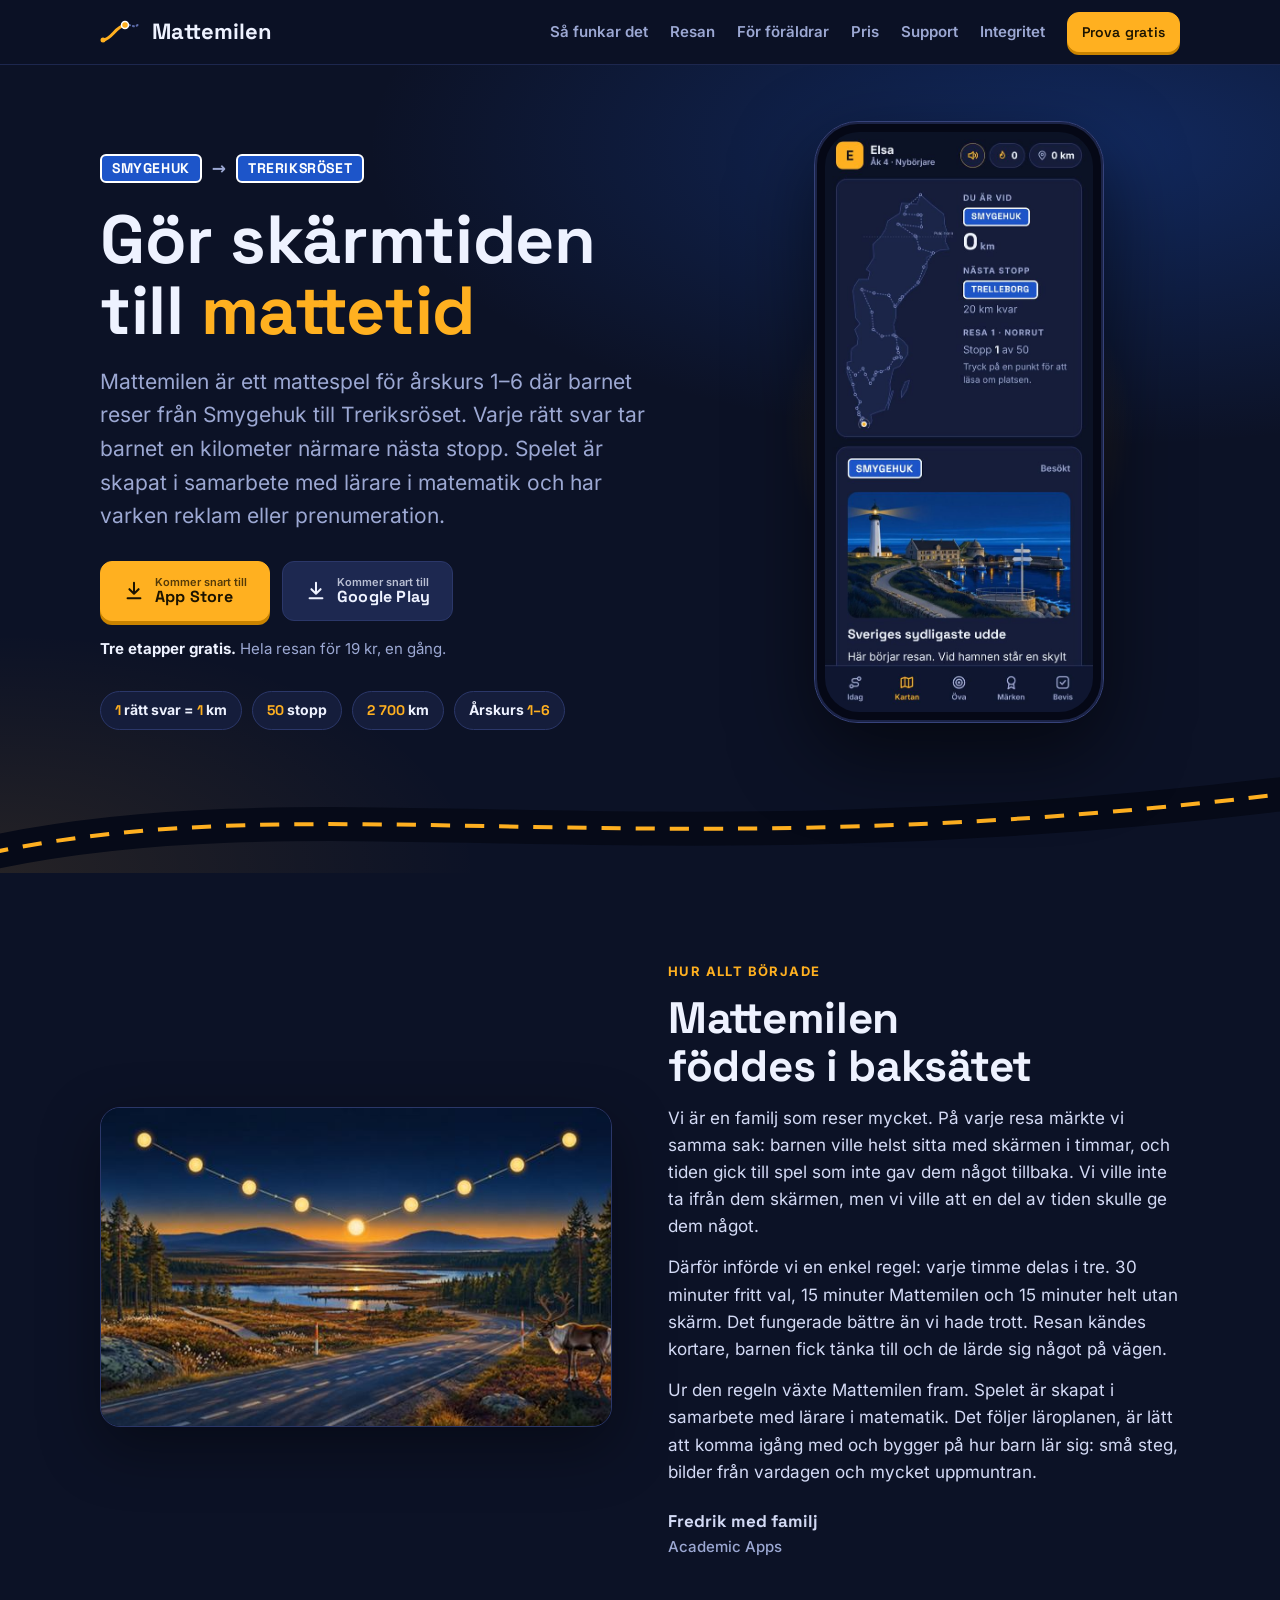
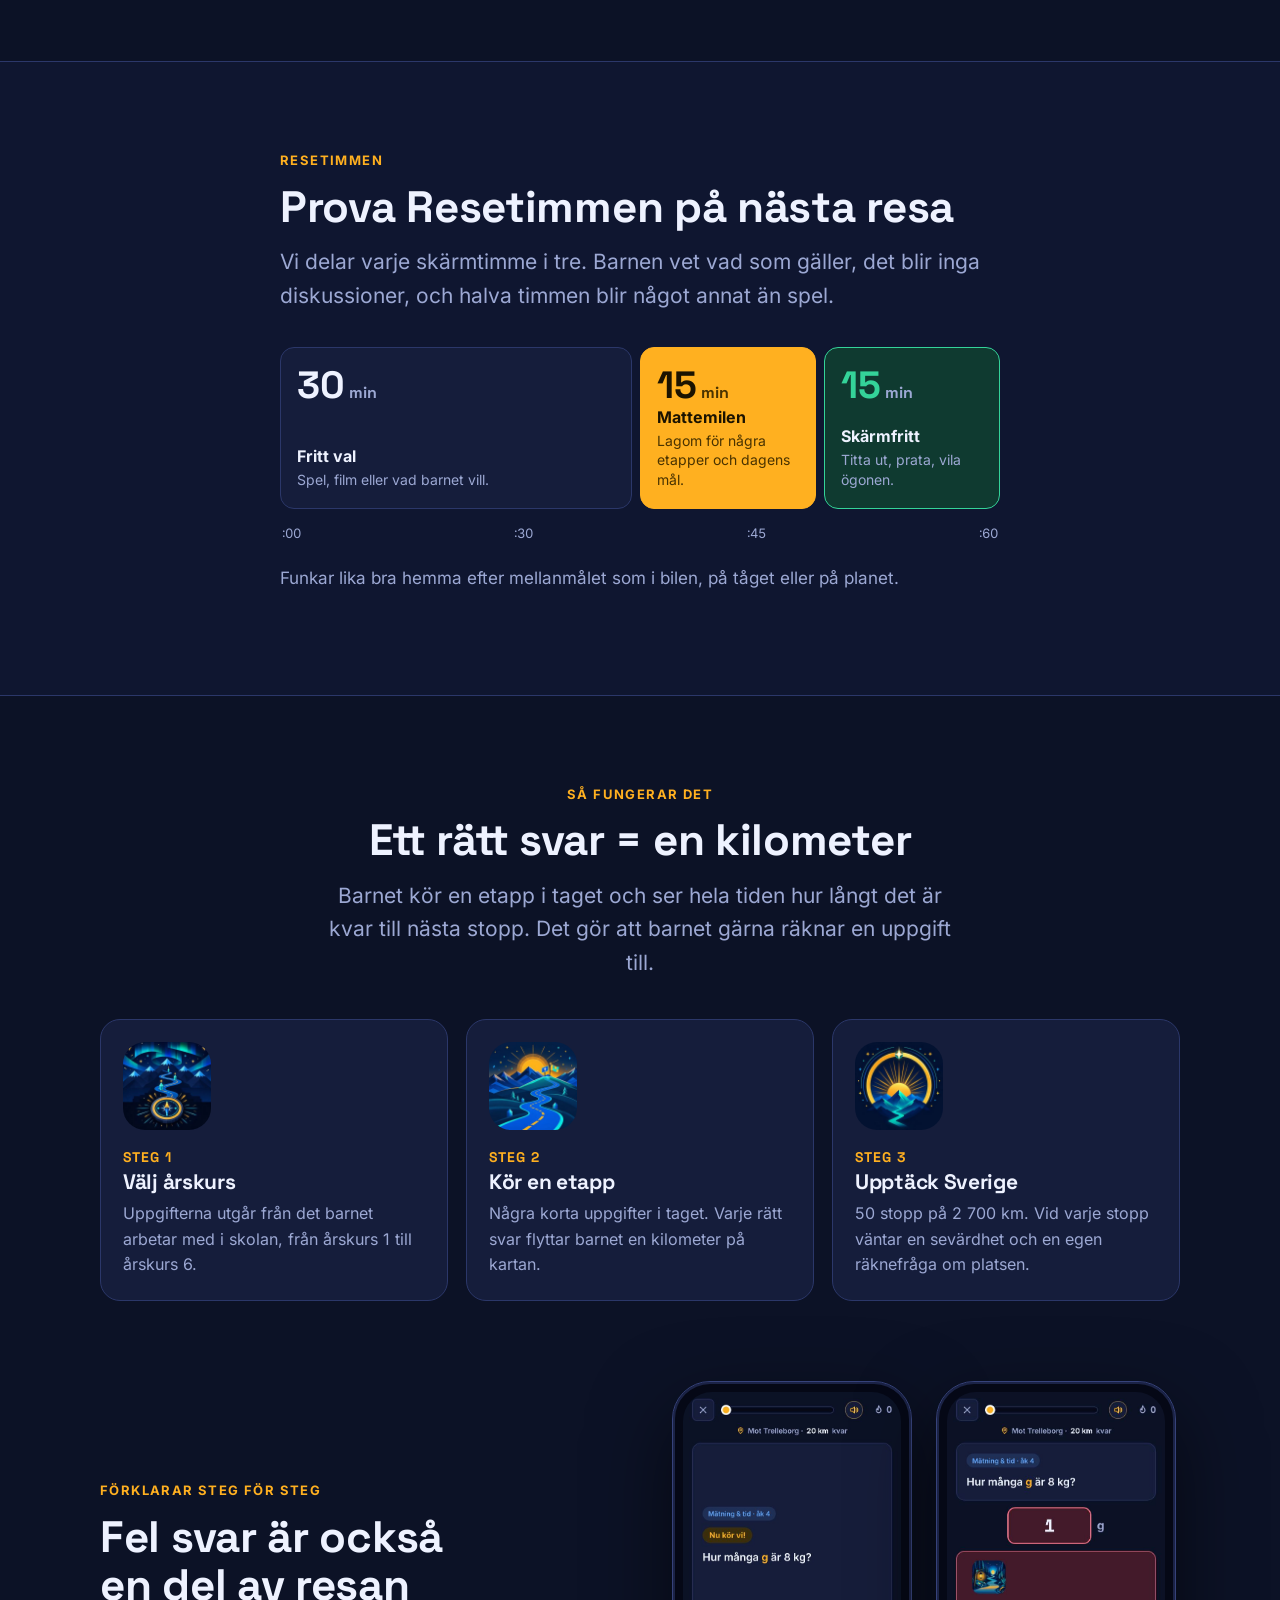
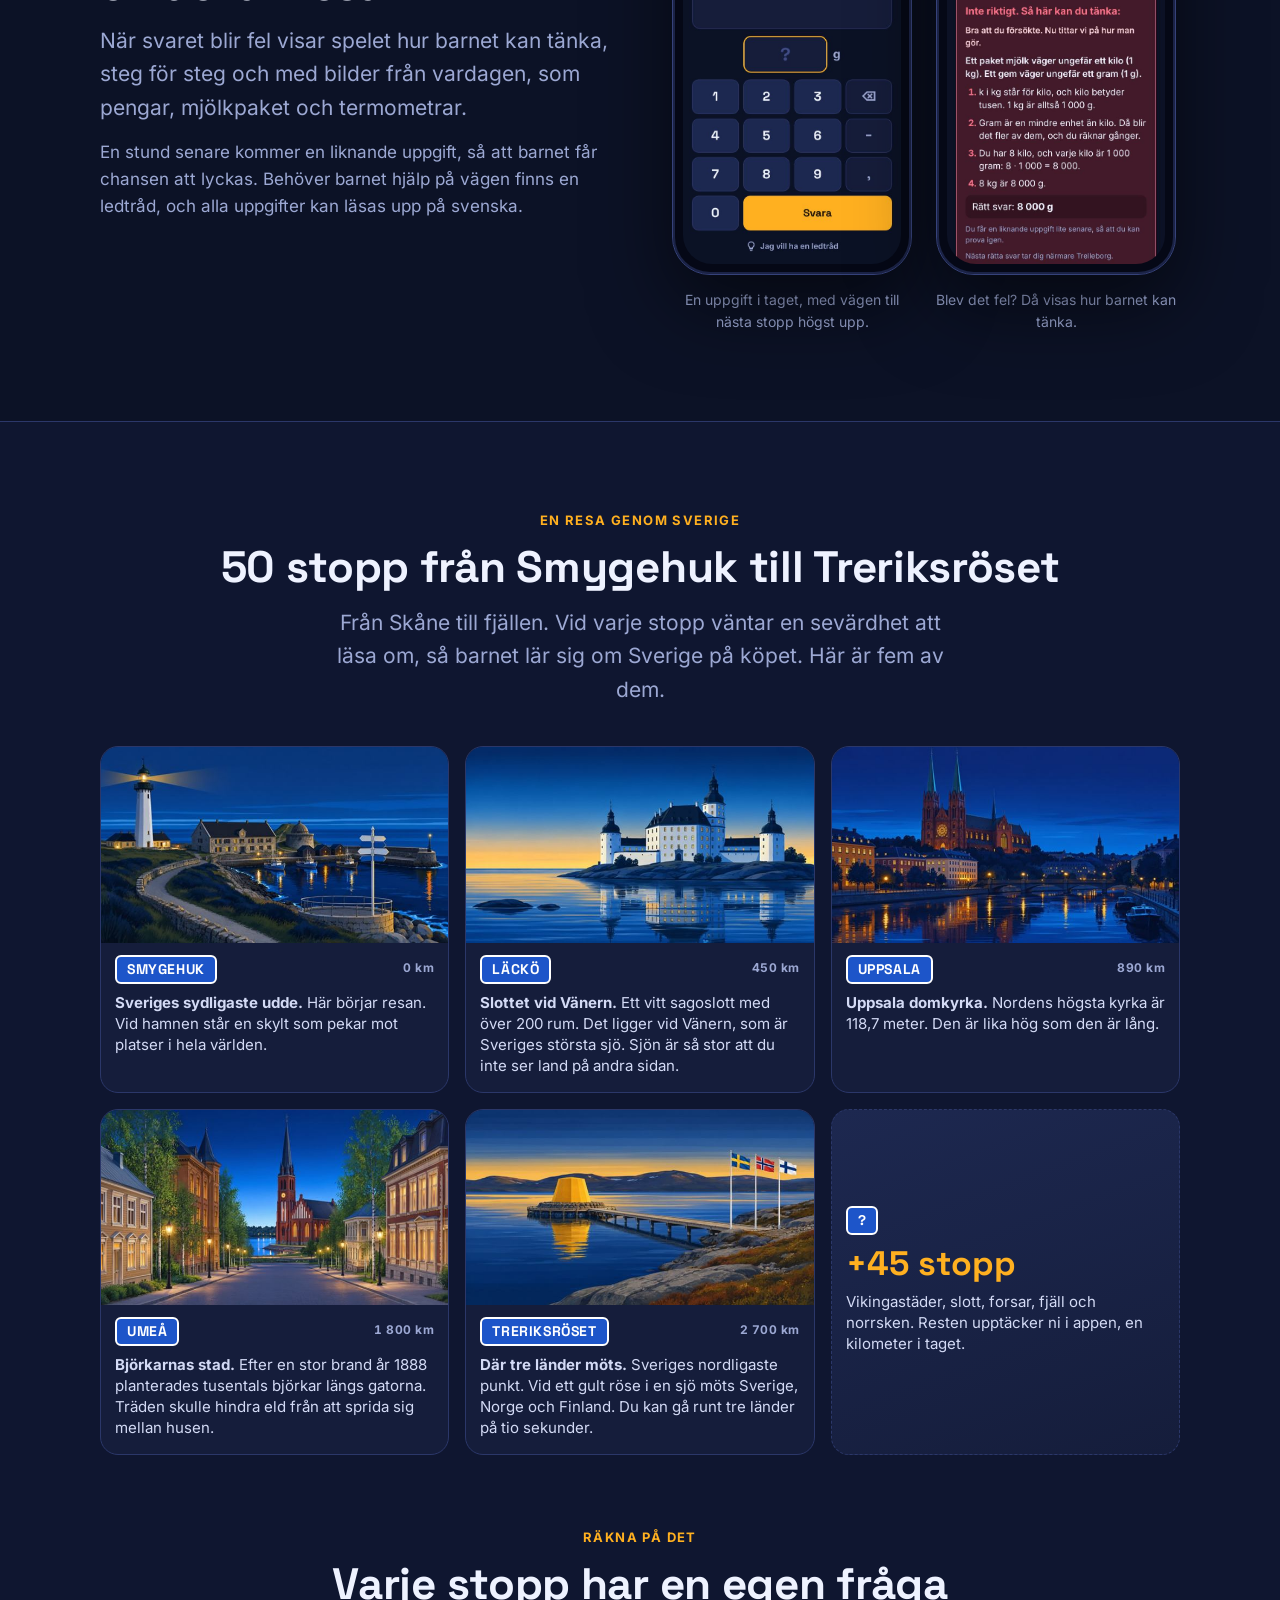
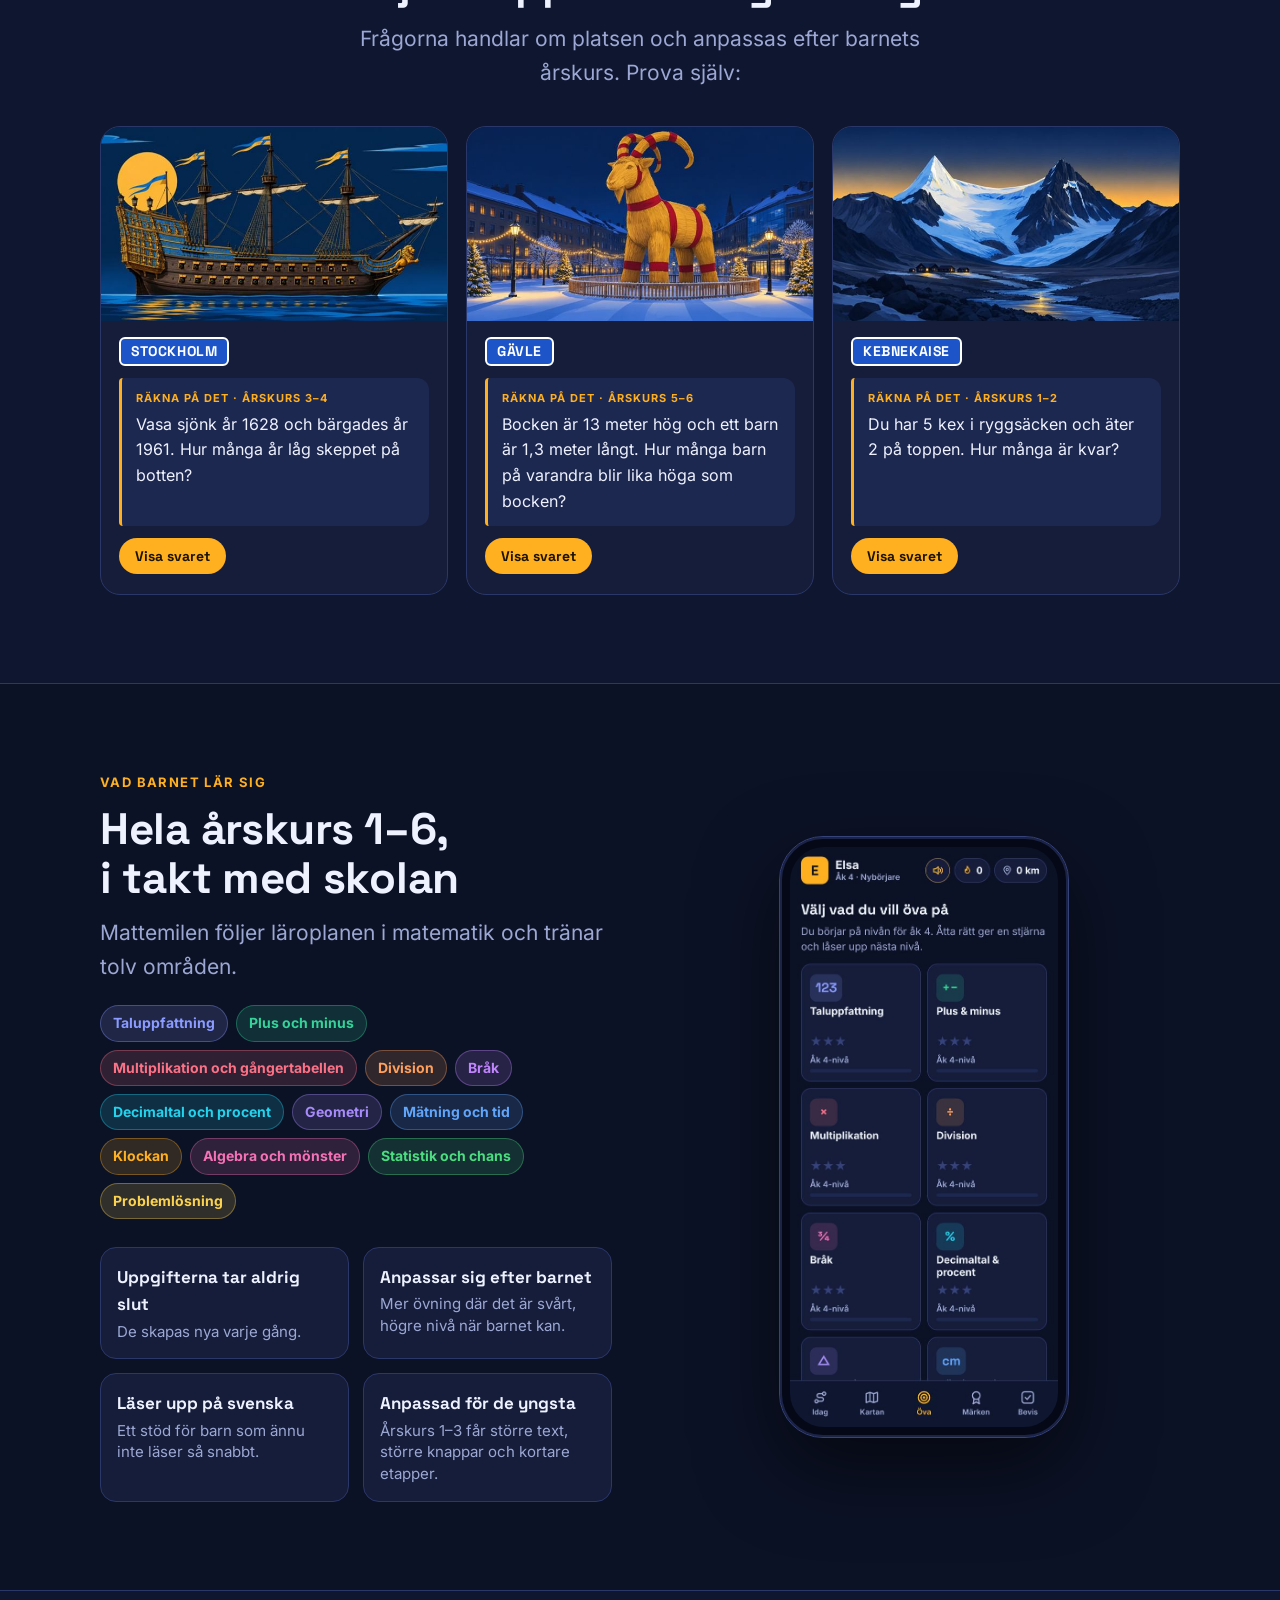
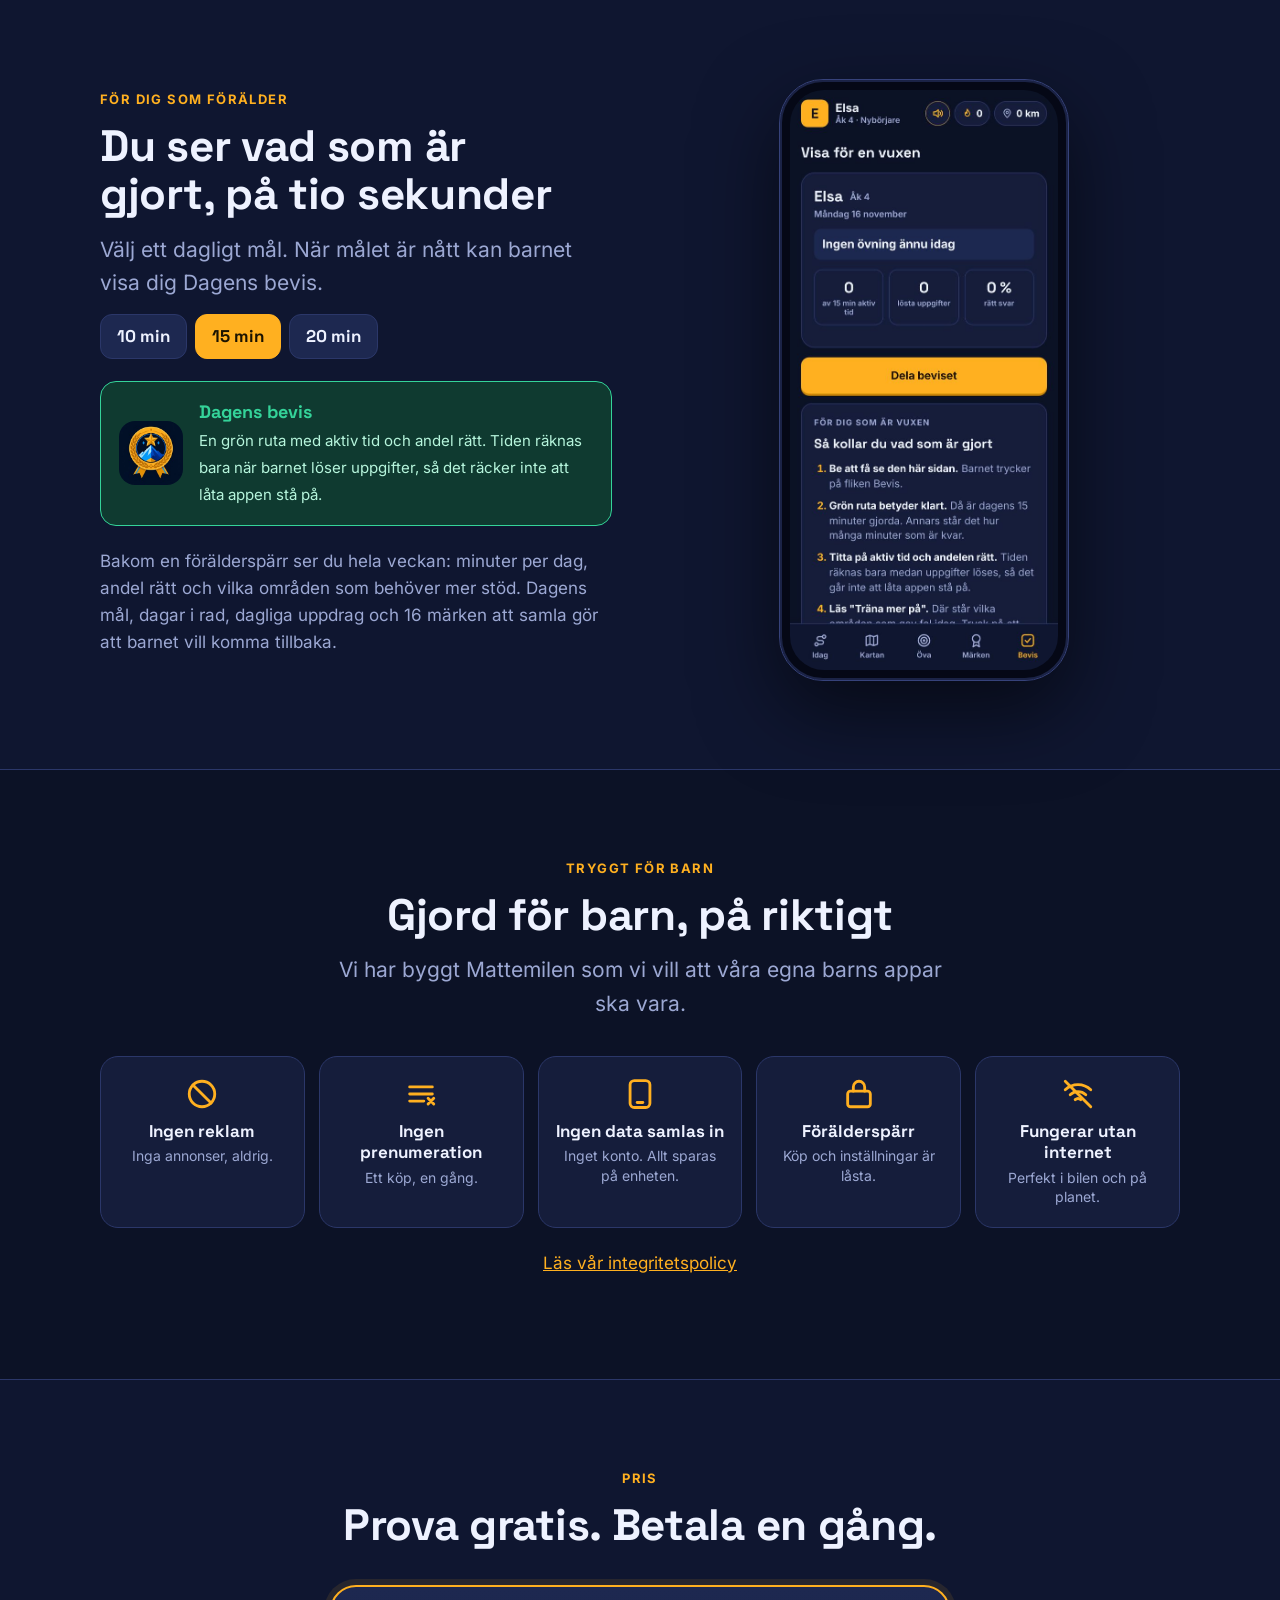
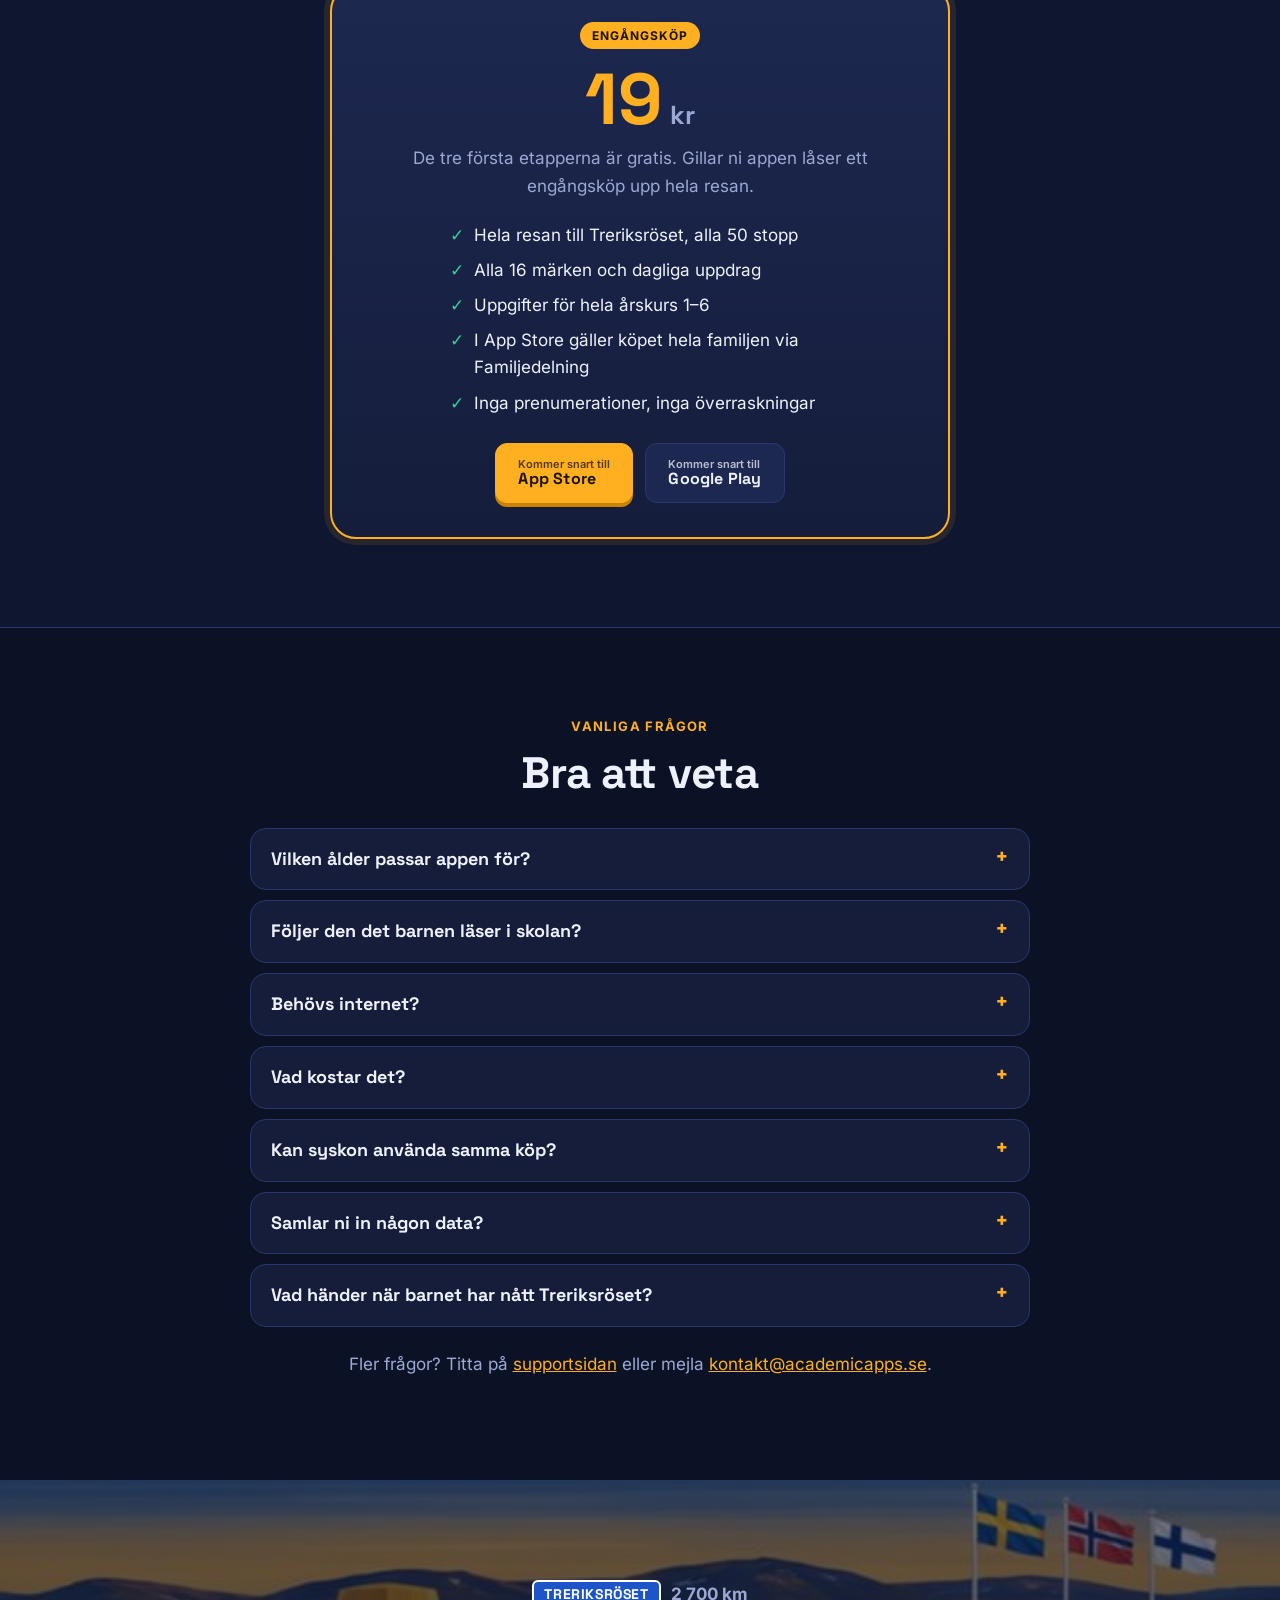
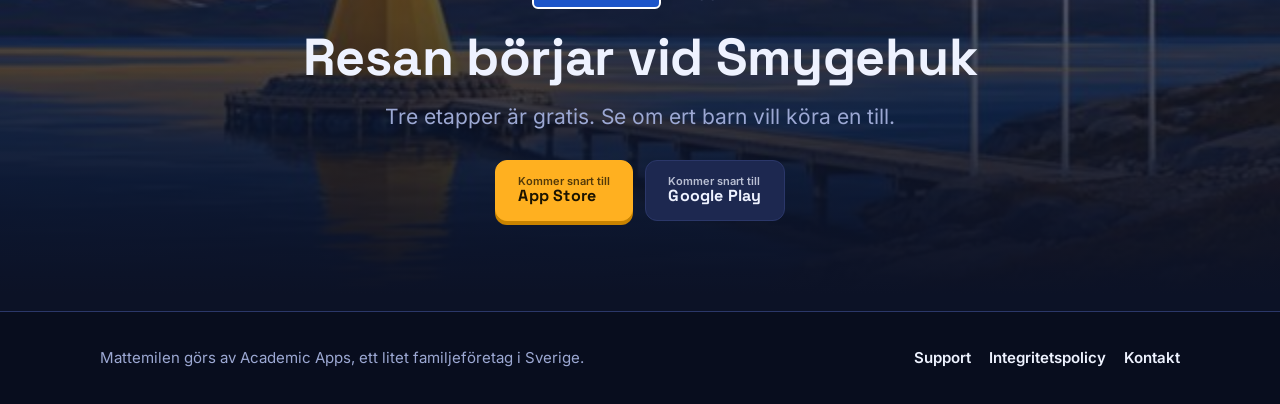
<file: index.html>
<!doctype html>
<html lang="sv">
<head>
  <meta charset="utf-8">
  <meta name="viewport" content="width=device-width, initial-scale=1">
  <title>Mattemilen – gör skärmtiden till mattetid</title>
  <meta name="description" content="Mattemilen är ett mattespel för årskurs 1–6 där barnet reser från Smygehuk till Treriksröset. Varje rätt svar tar barnet en kilometer närmare nästa stopp. Ingen reklam, inget konto, ingen prenumeration.">
  <meta name="theme-color" content="#0C1226">
  <meta property="og:title" content="Mattemilen – gör skärmtiden till mattetid">
  <meta property="og:description" content="Ett mattespel för årskurs 1–6. Res genom Sverige, ett rätt svar i taget.">
  <meta property="og:image" content="kartan.jpg">
  <link rel="preload" href="space-grotesk.woff2" as="font" type="font/woff2" crossorigin>
  <link rel="stylesheet" href="style.css">
</head>
<body>

<header class="top">
  <div class="wrap">
    <a class="logo" href="index.html" aria-label="Mattemilen, till startsidan">
      <svg viewBox="0 0 84 52" aria-hidden="true"><path d="M6 42 C 24 40, 30 16, 50 12" fill="none" stroke="#FFB020" stroke-width="6" stroke-linecap="round"/><path d="M50 12 C 62 9, 70 22, 78 8" fill="none" stroke="#5B6AA8" stroke-width="4" stroke-dasharray="2 6" stroke-linecap="round"/><circle cx="6" cy="42" r="5" fill="#FFB020"/><circle cx="50" cy="12" r="7" fill="#FFB020" stroke="#fff" stroke-width="3"/></svg>
      Mattemilen
    </a>
    <nav class="main">
      <a href="#sa-funkar-det">Så funkar det</a>
      <a href="#resan">Resan</a>
      <a href="#foralder">För föräldrar</a>
      <a href="#pris">Pris</a>
      <a href="support.html">Support</a>
      <a href="integritet.html">Integritet</a>
      <a class="btn go" href="#pris">Prova gratis</a>
    </nav>
  </div>
</header>

<main>

<!-- 1. Toppen -->
<div class="hero">
  <div class="wrap">
    <div>
      <div class="signs"><span class="sign">Smygehuk</span><span class="arr">→</span><span class="sign">Treriksröset</span></div>
      <h1 style="margin-top:22px">Gör skärmtiden till <span class="y">mattetid</span></h1>
      <p class="lead">Mattemilen är ett mattespel för årskurs 1–6 där barnet reser från Smygehuk till Treriksröset. Varje rätt svar tar barnet en kilometer närmare nästa stopp. Spelet är skapat i samarbete med lärare i matematik och har varken reklam eller prenumeration.</p>
      <div class="btns">
        <span class="btn go" role="note"><svg viewBox="0 0 24 24" fill="none" stroke="currentColor" stroke-width="2.2" stroke-linecap="round" stroke-linejoin="round" aria-hidden="true"><path d="M12 3v12m0 0-5-5m5 5 5-5M5 20h14"/></svg><span class="t"><small>Kommer snart till</small>App Store</span></span>
        <span class="btn" role="note"><svg viewBox="0 0 24 24" fill="none" stroke="currentColor" stroke-width="2.2" stroke-linecap="round" stroke-linejoin="round" aria-hidden="true"><path d="M12 3v12m0 0-5-5m5 5 5-5M5 20h14"/></svg><span class="t"><small>Kommer snart till</small>Google Play</span></span>
      </div>
      <p class="fine"><b>Tre etapper gratis.</b> Hela resan för 19 kr, en gång.</p>
      <div class="facts">
        <span class="fact"><b>1</b> rätt svar = <b>1</b> km</span>
        <span class="fact"><b>50</b> stopp</span>
        <span class="fact"><b>2 700</b> km</span>
        <span class="fact">Årskurs <b>1–6</b></span>
      </div>
    </div>
    <div class="phone-stage">
      <div class="phone"><img src="kartan.jpg" width="585" height="1266" alt="Kartan i Mattemilen med rutten genom Sverige och nästa stopp, Trelleborg"></div>
    </div>
  </div>
  <svg class="heroroad" viewBox="0 0 1200 120" preserveAspectRatio="none" aria-hidden="true">
    <path d="M-10 100 C 300 30, 600 120, 1210 40" stroke="#060A18" stroke-width="34" fill="none"/>
    <path d="M-10 100 C 300 30, 600 120, 1210 40" stroke="#FFB020" stroke-width="4" fill="none" stroke-dasharray="18 14"/>
  </svg>
</div>

<!-- 2. Berättelsen -->
<section>
  <div class="wrap split">
    <div>
      <img class="story-img" src="s41.jpg" width="640" height="360" alt="En väg genom skogen i skymningen vid polcirkeln, med ljusslingor över vägen" loading="lazy">
    </div>
    <div class="story">
      <div class="eyebrow">Hur allt började</div>
      <h2>Mattemilen föddes i baksätet</h2>
      <p>Vi är en familj som reser mycket. På varje resa märkte vi samma sak: barnen ville helst sitta med skärmen i timmar, och tiden gick till spel som inte gav dem något tillbaka. Vi ville inte ta ifrån dem skärmen, men vi ville att en del av tiden skulle ge dem något.</p>
      <p>Därför införde vi en enkel regel: varje timme delas i tre. 30 minuter fritt val, 15 minuter Mattemilen och 15 minuter helt utan skärm. Det fungerade bättre än vi hade trott. Resan kändes kortare, barnen fick tänka till och de lärde sig något på vägen.</p>
      <p>Ur den regeln växte Mattemilen fram. Spelet är skapat i samarbete med lärare i matematik. Det följer läroplanen, är lätt att komma igång med och bygger på hur barn lär sig: små steg, bilder från vardagen och mycket uppmuntran.</p>
      <p class="sig">Fredrik med familj<span>Academic Apps</span></p>
    </div>
  </div>
</section>

<!-- 3. Resetimmen -->
<section class="alt">
  <div class="wrap narrow">
    <div class="eyebrow">Resetimmen</div>
    <h2>Prova Resetimmen på nästa resa</h2>
    <p class="lead">Vi delar varje skärmtimme i tre. Barnen vet vad som gäller, det blir inga diskussioner, och halva timmen blir något annat än spel.</p>
    <div class="hour" role="list">
      <div class="seg" role="listitem"><div class="min">30<small>min</small></div><div><b>Fritt val</b><span>Spel, film eller vad barnet vill.</span></div></div>
      <div class="seg math" role="listitem"><div class="min">15<small>min</small></div><div><b>Mattemilen</b><span>Lagom för några etapper och dagens mål.</span></div></div>
      <div class="seg off" role="listitem"><div class="min">15<small>min</small></div><div><b>Skärmfritt</b><span>Titta ut, prata, vila ögonen.</span></div></div>
    </div>
    <div class="clock" aria-hidden="true"><span>:00</span><span>:30</span><span>:45</span><span>:60</span></div>
    <p class="mut" style="margin-top:22px">Funkar lika bra hemma efter mellanmålet som i bilen, på tåget eller på planet.</p>
  </div>
</section>

<!-- 4. Så fungerar det -->
<section id="sa-funkar-det">
  <div class="wrap">
    <div class="center">
      <div class="eyebrow">Så fungerar det</div>
      <h2>Ett rätt svar = en kilometer</h2>
      <p class="lead">Barnet kör en etapp i taget och ser hela tiden hur långt det är kvar till nästa stopp. Det gör att barnet gärna räknar en uppgift till.</p>
    </div>
    <div class="steps">
      <div class="step"><img src="u-kompass.jpg" width="360" height="360" alt="" loading="lazy"><div class="n">STEG 1</div><h3>Välj årskurs</h3><p>Uppgifterna utgår från det barnet arbetar med i skolan, från årskurs 1 till årskurs 6.</p></div>
      <div class="step"><img src="u-etapp.jpg" width="360" height="360" alt="" loading="lazy"><div class="n">STEG 2</div><h3>Kör en etapp</h3><p>Några korta uppgifter i taget. Varje rätt svar flyttar barnet en kilometer på kartan.</p></div>
      <div class="step"><img src="u-mal.jpg" width="360" height="360" alt="" loading="lazy"><div class="n">STEG 3</div><h3>Upptäck Sverige</h3><p>50 stopp på 2 700 km. Vid varje stopp väntar en sevärdhet och en egen räknefråga om platsen.</p></div>
    </div>

    <div class="split rev" style="margin-top:80px">
      <div class="phones">
        <figure><div class="phone sm"><img src="uppgift.jpg" width="585" height="1266" alt="En uppgift i Mattemilen: Hur många gram är 8 kg?" loading="lazy"></div><figcaption>En uppgift i taget, med vägen till nästa stopp högst upp.</figcaption></figure>
        <figure><div class="phone sm"><img src="forklaring.jpg" width="585" height="1266" alt="Förklaringen efter ett fel svar, steg för steg" loading="lazy"></div><figcaption>Blev det fel? Då visas hur barnet kan tänka.</figcaption></figure>
      </div>
      <div>
        <div class="eyebrow">Förklarar steg för steg</div>
        <h2>Fel svar är också en del av resan</h2>
        <p class="lead">När svaret blir fel visar spelet hur barnet kan tänka, steg för steg och med bilder från vardagen, som pengar, mjölkpaket och termometrar.</p>
        <p class="mut">En stund senare kommer en liknande uppgift, så att barnet får chansen att lyckas. Behöver barnet hjälp på vägen finns en ledtråd, och alla uppgifter kan läsas upp på svenska.</p>
      </div>
    </div>
  </div>
</section>

<!-- 5. Resan -->
<section id="resan" class="alt">
  <div class="wrap center">
    <div class="eyebrow">En resa genom Sverige</div>
    <h2>50 stopp från Smygehuk till Treriksröset</h2>
    <p class="lead">Från Skåne till fjällen. Vid varje stopp väntar en sevärdhet att läsa om, så barnet lär sig om Sverige på köpet. Här är fem av dem.</p>
  </div>
  <div class="road-strip">
    <div class="stops five">
      <article class="stop"><img src="s00.jpg" width="640" height="360" alt="Sveriges sydligaste udde" loading="lazy"><div class="b"><span class="km">0 km</span><span class="sign">Smygehuk</span><p><b>Sveriges sydligaste udde.</b> Här börjar resan. Vid hamnen står en skylt som pekar mot platser i hela världen.</p></div></article>
      <article class="stop"><img src="s12.jpg" width="640" height="360" alt="Slottet vid Vänern" loading="lazy"><div class="b"><span class="km">450 km</span><span class="sign">Läckö</span><p><b>Slottet vid Vänern.</b> Ett vitt sagoslott med över 200 rum. Det ligger vid Vänern, som är Sveriges största sjö. Sjön är så stor att du inte ser land på andra sidan.</p></div></article>
      <article class="stop"><img src="s24.jpg" width="640" height="360" alt="Uppsala domkyrka" loading="lazy"><div class="b"><span class="km">890 km</span><span class="sign">Uppsala</span><p><b>Uppsala domkyrka.</b> Nordens högsta kyrka är 118,7 meter. Den är lika hög som den är lång.</p></div></article>
      <article class="stop"><img src="s37.jpg" width="640" height="360" alt="Björkarnas stad" loading="lazy"><div class="b"><span class="km">1 800 km</span><span class="sign">Umeå</span><p><b>Björkarnas stad.</b> Efter en stor brand år 1888 planterades tusentals björkar längs gatorna. Träden skulle hindra eld från att sprida sig mellan husen.</p></div></article>
      <article class="stop"><img src="s49.jpg" width="640" height="360" alt="Där tre länder möts" loading="lazy"><div class="b"><span class="km">2 700 km</span><span class="sign">Treriksröset</span><p><b>Där tre länder möts.</b> Sveriges nordligaste punkt. Vid ett gult röse i en sjö möts Sverige, Norge och Finland. Du kan gå runt tre länder på tio sekunder.</p></div></article>
      <article class="stop more"><div class="b"><span class="sign">?</span><p class="big">+45 stopp</p><p>Vikingastäder, slott, forsar, fjäll och norrsken. Resten upptäcker ni i appen, en kilometer i taget.</p></div></article>
    </div>
  </div>

  <div class="wrap">
    <div class="center" style="margin-top:72px">
      <div class="eyebrow">Räkna på det</div>
      <h2>Varje stopp har en egen fråga</h2>
      <p class="lead">Frågorna handlar om platsen och anpassas efter barnets årskurs. Prova själv:</p>
    </div>
    <div class="calcs">
      <div class="calc"><img src="s22.jpg" width="640" height="360" alt="Regalskeppet Vasa i Stockholm" loading="lazy"><div class="b"><span class="sign">Stockholm</span><div class="q"><b>Räkna på det · årskurs 3–4</b>Vasa sjönk år 1628 och bärgades år 1961. Hur många år låg skeppet på botten?</div><details><summary>Visa svaret</summary><p>333 år</p></details></div></div>
      <div class="calc"><img src="s27.jpg" width="640" height="360" alt="Gävlebocken i snön" loading="lazy"><div class="b"><span class="sign">Gävle</span><div class="q"><b>Räkna på det · årskurs 5–6</b>Bocken är 13 meter hög och ett barn är 1,3 meter långt. Hur många barn på varandra blir lika höga som bocken?</div><details><summary>Visa svaret</summary><p>10 barn</p></details></div></div>
      <div class="calc"><img src="s47.jpg" width="640" height="360" alt="Kebnekaise i månsken" loading="lazy"><div class="b"><span class="sign">Kebnekaise</span><div class="q"><b>Räkna på det · årskurs 1–2</b>Du har 5 kex i ryggsäcken och äter 2 på toppen. Hur många är kvar?</div><details><summary>Visa svaret</summary><p>3 kex</p></details></div></div>
    </div>
  </div>
</section>

<!-- 6. Vad barnet lär sig -->
<section>
  <div class="wrap split">
    <div>
      <div class="eyebrow">Vad barnet lär sig</div>
      <h2>Hela årskurs 1–6, i takt med skolan</h2>
      <p class="lead">Mattemilen följer läroplanen i matematik och tränar tolv områden.</p>
      <div class="chips">
        <span class="chip" style="--c:#8B9BFF">Taluppfattning</span>
        <span class="chip" style="--c:#34D399">Plus och minus</span>
        <span class="chip" style="--c:#FB7185">Multiplikation och gångertabellen</span>
        <span class="chip" style="--c:#FF9F5A">Division</span>
        <span class="chip" style="--c:#C084FC">Bråk</span>
        <span class="chip" style="--c:#22D3EE">Decimaltal och procent</span>
        <span class="chip" style="--c:#A78BFA">Geometri</span>
        <span class="chip" style="--c:#60A5FA">Mätning och tid</span>
        <span class="chip" style="--c:#FFB020">Klockan</span>
        <span class="chip" style="--c:#F472B6">Algebra och mönster</span>
        <span class="chip" style="--c:#4ADE80">Statistik och chans</span>
        <span class="chip" style="--c:#FCD34D">Problemlösning</span>
      </div>
      <div class="feats">
        <div class="feat"><b>Uppgifterna tar aldrig slut</b><span>De skapas nya varje gång.</span></div>
        <div class="feat"><b>Anpassar sig efter barnet</b><span>Mer övning där det är svårt, högre nivå när barnet kan.</span></div>
        <div class="feat"><b>Läser upp på svenska</b><span>Ett stöd för barn som ännu inte läser så snabbt.</span></div>
        <div class="feat"><b>Anpassad för de yngsta</b><span>Årskurs 1–3 får större text, större knappar och kortare etapper.</span></div>
      </div>
    </div>
    <div class="phones">
      <div class="phone"><img src="ova.jpg" width="585" height="1266" alt="Öva-fliken i Mattemilen med områden som taluppfattning, plus och minus, multiplikation och bråk" loading="lazy"></div>
    </div>
  </div>
</section>

<!-- 7. För dig som förälder -->
<section id="foralder" class="alt">
  <div class="wrap split rev">
    <div class="phones">
      <div class="phone"><img src="bevis.jpg" width="585" height="1266" alt="Fliken Bevis som visar dagens aktiva tid, lösta uppgifter och andel rätt" loading="lazy"></div>
    </div>
    <div>
      <div class="eyebrow">För dig som förälder</div>
      <h2>Du ser vad som är gjort, på tio sekunder</h2>
      <p class="lead">Välj ett dagligt mål. När målet är nått kan barnet visa dig Dagens bevis.</p>
      <div class="goals" aria-label="Dagligt mål"><span>10 min</span><span class="on">15 min</span><span>20 min</span></div>
      <div class="proof"><img src="u-sigill.jpg" width="360" height="360" alt=""><div><b>Dagens bevis</b><span>En grön ruta med aktiv tid och andel rätt. Tiden räknas bara när barnet löser uppgifter, så det räcker inte att låta appen stå på.</span></div></div>
      <p class="mut">Bakom en förälderspärr ser du hela veckan: minuter per dag, andel rätt och vilka områden som behöver mer stöd. Dagens mål, dagar i rad, dagliga uppdrag och 16 märken att samla gör att barnet vill komma tillbaka.</p>
    </div>
  </div>
</section>

<!-- 8. Tryggt för barn -->
<section>
  <div class="wrap center">
    <div class="eyebrow">Tryggt för barn</div>
    <h2>Gjord för barn, på riktigt</h2>
    <p class="lead">Vi har byggt Mattemilen som vi vill att våra egna barns appar ska vara.</p>
  </div>
  <div class="wrap">
    <div class="safe">
      <div><svg viewBox="0 0 24 24" fill="none" stroke="currentColor" stroke-width="2" stroke-linecap="round" stroke-linejoin="round" aria-hidden="true"><circle cx="12" cy="12" r="9"/><path d="M5.6 5.6l12.8 12.8"/></svg><b>Ingen reklam</b><span>Inga annonser, aldrig.</span></div>
      <div><svg viewBox="0 0 24 24" fill="none" stroke="currentColor" stroke-width="2" stroke-linecap="round" stroke-linejoin="round" aria-hidden="true"><path d="M4 7h16M4 12h16M4 17h10"/><path d="M17 15l4 4m0-4-4 4"/></svg><b>Ingen prenumeration</b><span>Ett köp, en gång.</span></div>
      <div><svg viewBox="0 0 24 24" fill="none" stroke="currentColor" stroke-width="2" stroke-linecap="round" stroke-linejoin="round" aria-hidden="true"><rect x="5" y="2.5" width="14" height="19" rx="3"/><path d="M10 18h4"/></svg><b>Ingen data samlas in</b><span>Inget konto. Allt sparas på enheten.</span></div>
      <div><svg viewBox="0 0 24 24" fill="none" stroke="currentColor" stroke-width="2" stroke-linecap="round" stroke-linejoin="round" aria-hidden="true"><rect x="4" y="10" width="16" height="11" rx="2"/><path d="M8 10V7a4 4 0 0 1 8 0v3"/></svg><b>Förälderspärr</b><span>Köp och inställningar är låsta.</span></div>
      <div><svg viewBox="0 0 24 24" fill="none" stroke="currentColor" stroke-width="2" stroke-linecap="round" stroke-linejoin="round" aria-hidden="true"><path d="M3 9a13 13 0 0 1 18 0M6.5 12.5a8 8 0 0 1 11 0M10 16a3 3 0 0 1 4 0"/><path d="M3 3l18 18"/></svg><b>Fungerar utan internet</b><span>Perfekt i bilen och på planet.</span></div>
    </div>
    <p class="center safe-link" style="margin-top:22px"><a href="integritet.html">Läs vår integritetspolicy</a></p>
  </div>
</section>

<!-- 9. Pris -->
<section id="pris" class="alt">
  <div class="wrap center">
    <div class="eyebrow">Pris</div>
    <h2>Prova gratis. Betala en gång.</h2>
    <div class="price">
      <span class="tag">Engångsköp</span>
      <div class="amount">19<small> kr</small></div>
      <p class="mut" style="margin-top:10px">De tre första etapperna är gratis. Gillar ni appen låser ett engångsköp upp hela resan.</p>
      <ul>
        <li>Hela resan till Treriksröset, alla 50 stopp</li>
        <li>Alla 16 märken och dagliga uppdrag</li>
        <li>Uppgifter för hela årskurs 1–6</li>
        <li>I App Store gäller köpet hela familjen via Familjedelning</li>
        <li>Inga prenumerationer, inga överraskningar</li>
      </ul>
      <div class="btns">
        <span class="btn go" role="note"><span class="t"><small>Kommer snart till</small>App Store</span></span>
        <span class="btn" role="note"><span class="t"><small>Kommer snart till</small>Google Play</span></span>
      </div>
    </div>
  </div>
</section>

<!-- 10. Vanliga frågor -->
<section id="fragor">
  <div class="wrap center">
    <div class="eyebrow">Vanliga frågor</div>
    <h2>Bra att veta</h2>
  </div>
  <div class="wrap">
    <div class="faq">
      <details><summary>Vilken ålder passar appen för?</summary><p>Barn i årskurs 1–6, ungefär 6–12 år. Du väljer årskurs när ni startar och kan ändra den i föräldradelen.</p></details>
      <details><summary>Följer den det barnen läser i skolan?</summary><p>Ja. Spelet är skapat i samarbete med lärare i matematik och följer läroplanen i matematik för årskurs 1–6.</p></details>
      <details><summary>Behövs internet?</summary><p>Nej. När appen är nedladdad fungerar den i bilen, på planet och i stugan.</p></details>
      <details><summary>Vad kostar det?</summary><p>Tre etapper är gratis. Sedan låser ett engångsköp på 19 kr upp hela resan. Ingen prenumeration.</p></details>
      <details><summary>Kan syskon använda samma köp?</summary><p>I App Store gäller köpet hela familjen via Familjedelning, så syskon med egna iPhones eller iPads behöver inte köpa igen.</p></details>
      <details><summary>Samlar ni in någon data?</summary><p>Nej. Det finns inget konto, och allt barnet gör sparas bara på enheten. Läs mer i vår <a href="integritet.html">integritetspolicy</a>.</p></details>
      <details><summary>Vad händer när barnet har nått Treriksröset?</summary><p>Då börjar en ny resa söderut, och uppgifterna fortsätter att växa med barnet.</p></details>
    </div>
    <p class="center mut" style="margin-top:24px">Fler frågor? Titta på <a href="support.html">supportsidan</a> eller mejla <a href="mailto:kontakt@academicapps.se">kontakt@academicapps.se</a>.</p>
  </div>
</section>

<!-- Avslutning -->
<div class="final">
  <div class="wrap narrow">
    <div class="signs" style="justify-content:center"><span class="sign">Treriksröset</span><span class="arr">2 700 km</span></div>
    <h2 style="margin-top:20px">Resan börjar vid Smygehuk</h2>
    <p class="lead">Tre etapper är gratis. Se om ert barn vill köra en till.</p>
    <div class="btns">
      <span class="btn go" role="note"><span class="t"><small>Kommer snart till</small>App Store</span></span>
      <span class="btn" role="note"><span class="t"><small>Kommer snart till</small>Google Play</span></span>
    </div>
  </div>
</div>

</main>

<footer>
  <div class="wrap">
    <div>Mattemilen görs av Academic Apps, ett litet familjeföretag i Sverige.</div>
    <div><a href="support.html">Support</a><a href="integritet.html">Integritetspolicy</a><a href="mailto:kontakt@academicapps.se">Kontakt</a></div>
  </div>
</footer>

</body>
</html>
</file>
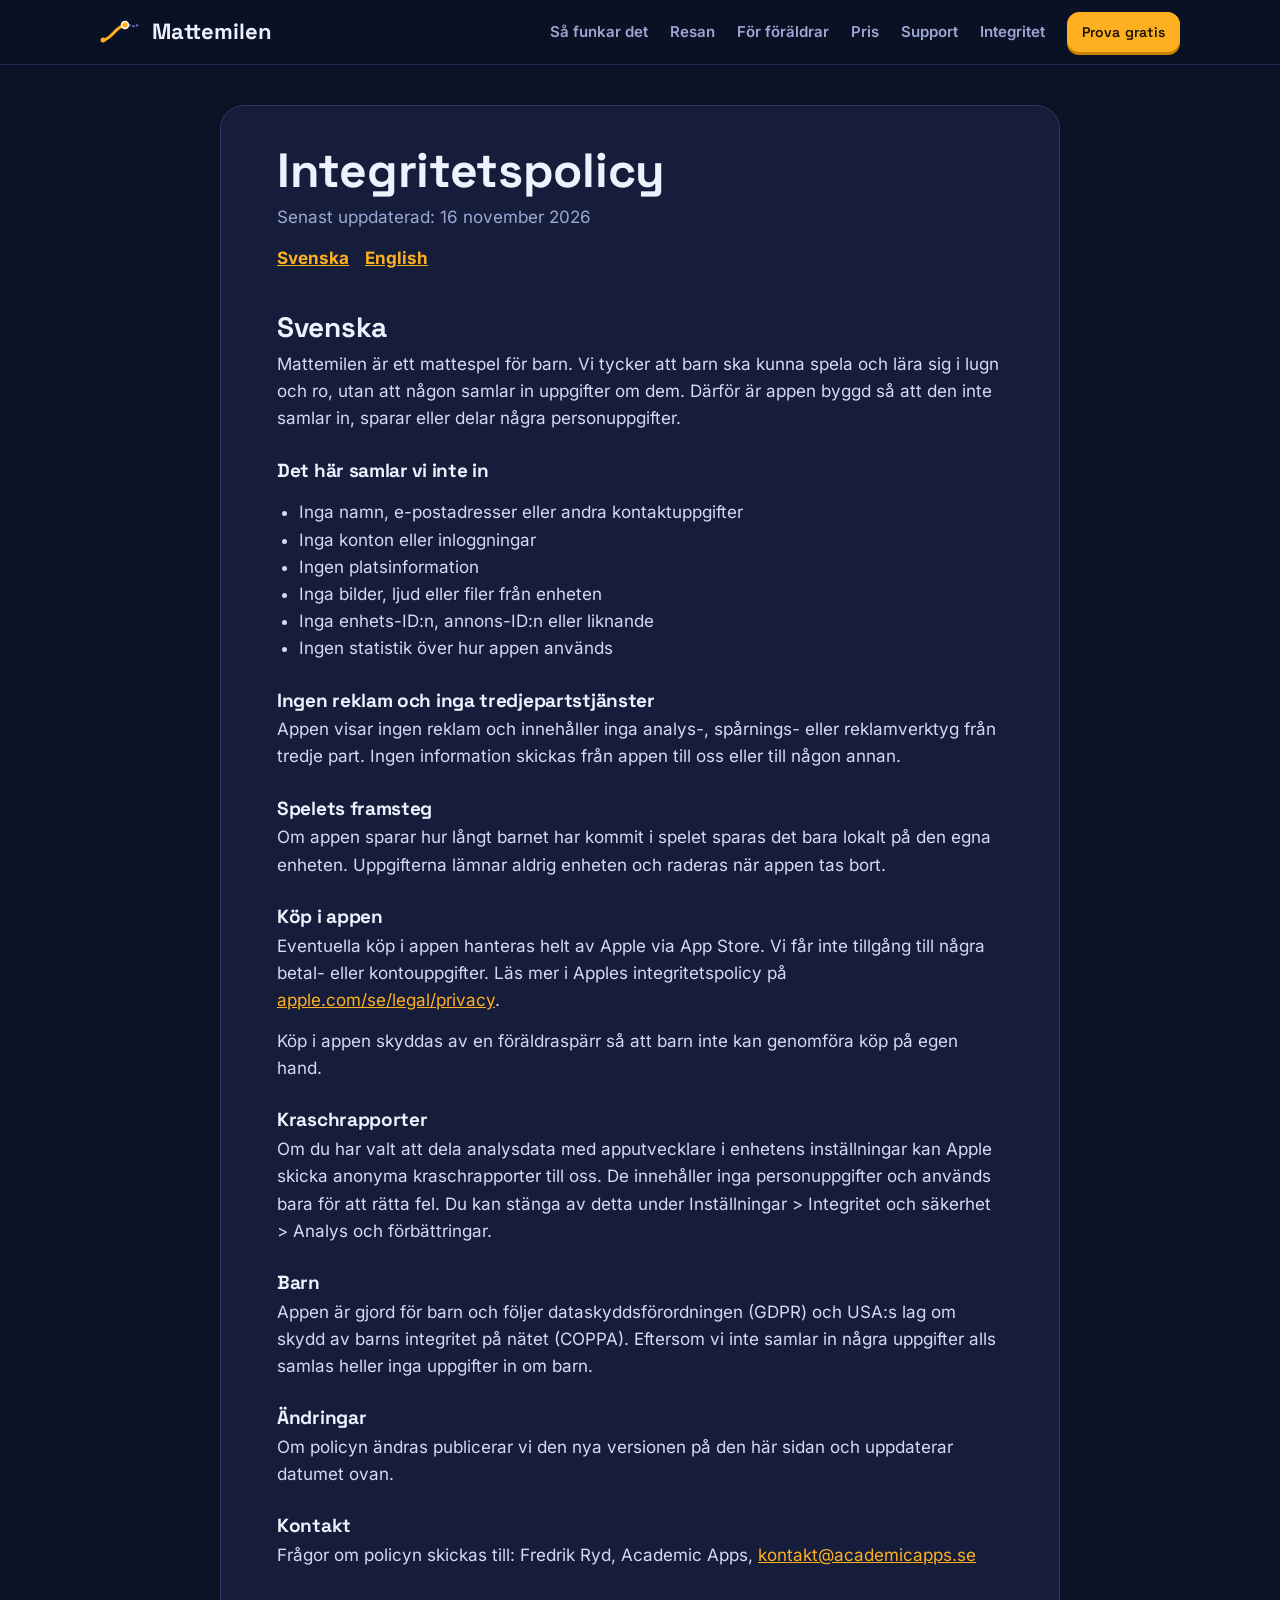
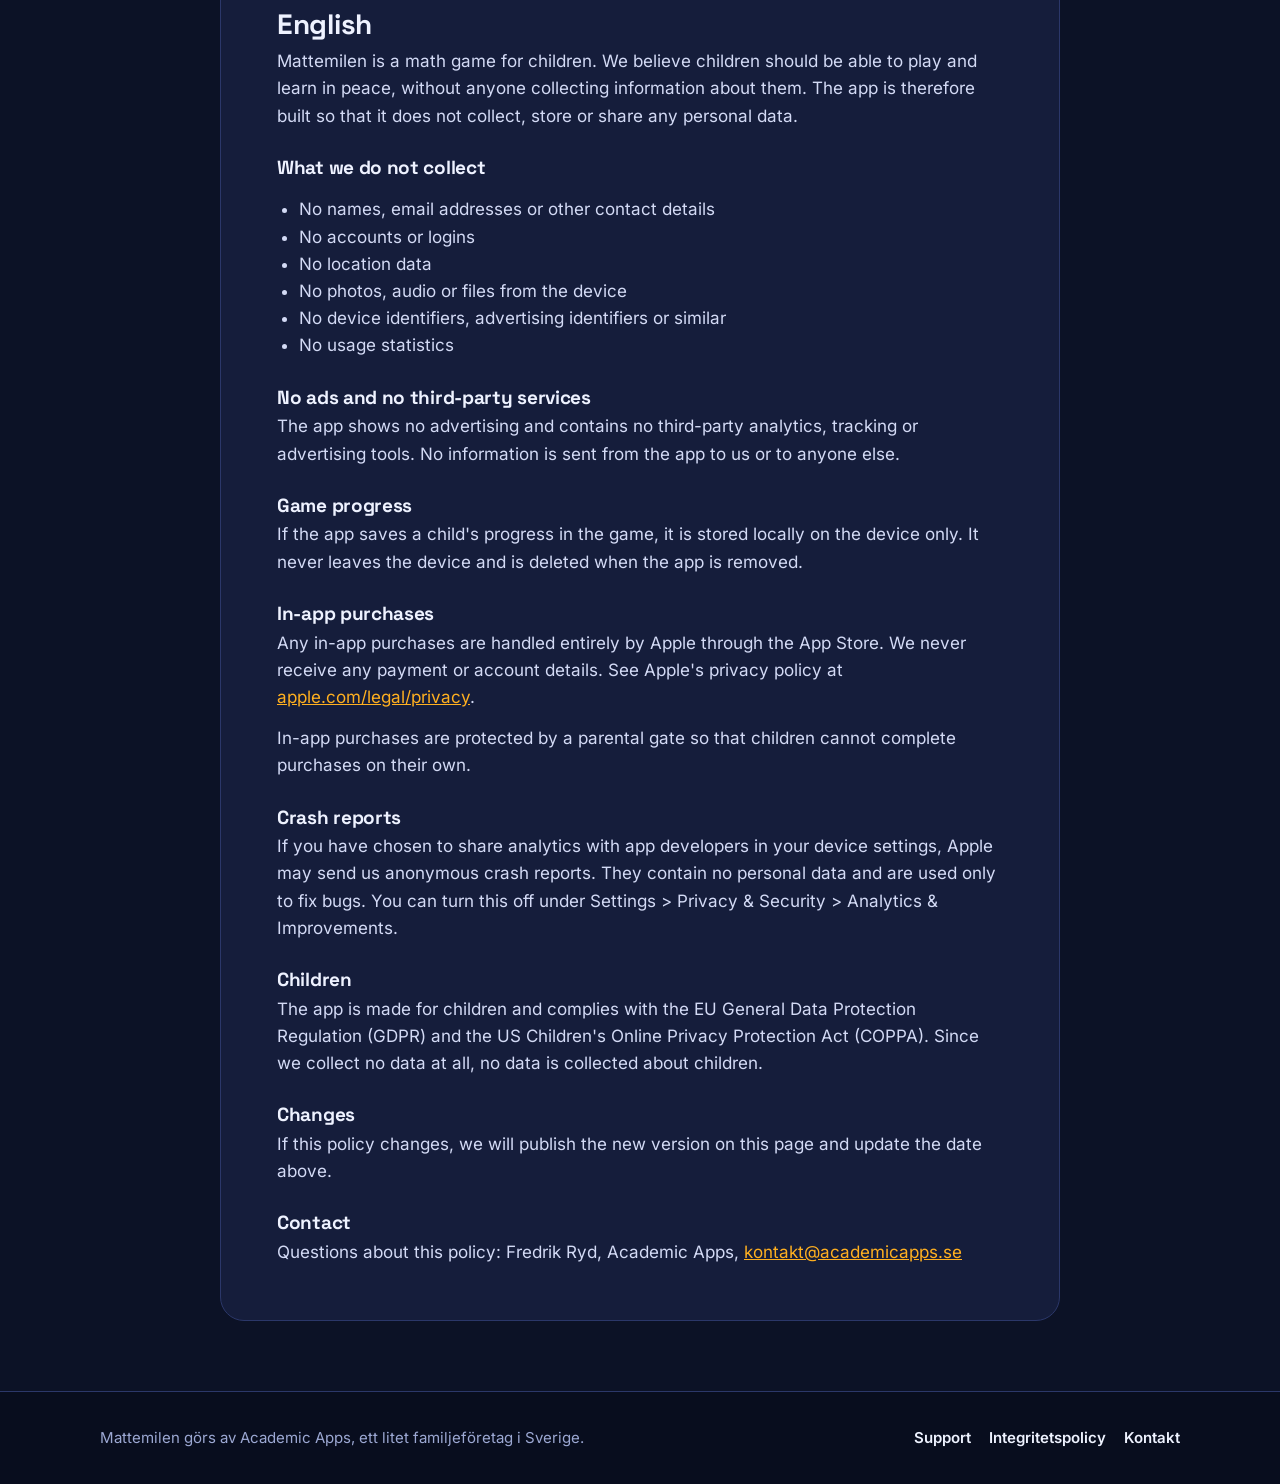
<file: integritet.html>
<!doctype html>
<html lang="sv">
<head>
  <meta charset="utf-8">
  <meta name="viewport" content="width=device-width, initial-scale=1">
  <title>Integritetspolicy – Mattemilen</title>
  <meta name="theme-color" content="#0C1226">
  <link rel="stylesheet" href="style.css">
</head>
<body>

<header class="top">
  <div class="wrap">
    <a class="logo" href="index.html" aria-label="Mattemilen, till startsidan">
      <svg viewBox="0 0 84 52" aria-hidden="true"><path d="M6 42 C 24 40, 30 16, 50 12" fill="none" stroke="#FFB020" stroke-width="6" stroke-linecap="round"/><path d="M50 12 C 62 9, 70 22, 78 8" fill="none" stroke="#5B6AA8" stroke-width="4" stroke-dasharray="2 6" stroke-linecap="round"/><circle cx="6" cy="42" r="5" fill="#FFB020"/><circle cx="50" cy="12" r="7" fill="#FFB020" stroke="#fff" stroke-width="3"/></svg>
      Mattemilen
    </a>
    <nav class="main">
      <a href="index.html#sa-funkar-det">Så funkar det</a>
      <a href="index.html#resan">Resan</a>
      <a href="index.html#foralder">För föräldrar</a>
      <a href="index.html#pris">Pris</a>
      <a href="support.html">Support</a>
      <a href="integritet.html">Integritet</a>
      <a class="btn go" href="index.html#pris">Prova gratis</a>
    </nav>
  </div>
</header>

<main class="wrap">
<article class="page">
    <h1>Integritetspolicy</h1>
    <p class="date">Senast uppdaterad: 16 november 2026</p>
    <p class="langs"><a href="#svenska">Svenska</a><a href="#english">English</a></p>

    <h2 id="svenska">Svenska</h2>
    <p>Mattemilen är ett mattespel för barn. Vi tycker att barn ska kunna spela och lära sig i lugn och ro, utan att någon samlar in uppgifter om dem. Därför är appen byggd så att den inte samlar in, sparar eller delar några personuppgifter.</p>

    <h3>Det här samlar vi inte in</h3>
    <ul>
      <li>Inga namn, e-postadresser eller andra kontaktuppgifter</li>
      <li>Inga konton eller inloggningar</li>
      <li>Ingen platsinformation</li>
      <li>Inga bilder, ljud eller filer från enheten</li>
      <li>Inga enhets-ID:n, annons-ID:n eller liknande</li>
      <li>Ingen statistik över hur appen används</li>
    </ul>

    <h3>Ingen reklam och inga tredjepartstjänster</h3>
    <p>Appen visar ingen reklam och innehåller inga analys-, spårnings- eller reklamverktyg från tredje part. Ingen information skickas från appen till oss eller till någon annan.</p>

    <h3>Spelets framsteg</h3>
    <p>Om appen sparar hur långt barnet har kommit i spelet sparas det bara lokalt på den egna enheten. Uppgifterna lämnar aldrig enheten och raderas när appen tas bort.</p>

    <h3>Köp i appen</h3>
    <p>Eventuella köp i appen hanteras helt av Apple via App Store. Vi får inte tillgång till några betal- eller kontouppgifter. Läs mer i Apples integritetspolicy på <a href="https://www.apple.com/se/legal/privacy/">apple.com/se/legal/privacy</a>.</p>
    <p>Köp i appen skyddas av en föräldraspärr så att barn inte kan genomföra köp på egen hand.</p>

    <h3>Kraschrapporter</h3>
    <p>Om du har valt att dela analysdata med apputvecklare i enhetens inställningar kan Apple skicka anonyma kraschrapporter till oss. De innehåller inga personuppgifter och används bara för att rätta fel. Du kan stänga av detta under Inställningar &gt; Integritet och säkerhet &gt; Analys och förbättringar.</p>

    <h3>Barn</h3>
    <p>Appen är gjord för barn och följer dataskyddsförordningen (GDPR) och USA:s lag om skydd av barns integritet på nätet (COPPA). Eftersom vi inte samlar in några uppgifter alls samlas heller inga uppgifter in om barn.</p>

    <h3>Ändringar</h3>
    <p>Om policyn ändras publicerar vi den nya versionen på den här sidan och uppdaterar datumet ovan.</p>

    <h3>Kontakt</h3>
    <p>Frågor om policyn skickas till: Fredrik Ryd, Academic Apps, <a href="mailto:kontakt@academicapps.se">kontakt@academicapps.se</a></p>

    <h2 id="english">English</h2>
    <p>Mattemilen is a math game for children. We believe children should be able to play and learn in peace, without anyone collecting information about them. The app is therefore built so that it does not collect, store or share any personal data.</p>

    <h3>What we do not collect</h3>
    <ul>
      <li>No names, email addresses or other contact details</li>
      <li>No accounts or logins</li>
      <li>No location data</li>
      <li>No photos, audio or files from the device</li>
      <li>No device identifiers, advertising identifiers or similar</li>
      <li>No usage statistics</li>
    </ul>

    <h3>No ads and no third-party services</h3>
    <p>The app shows no advertising and contains no third-party analytics, tracking or advertising tools. No information is sent from the app to us or to anyone else.</p>

    <h3>Game progress</h3>
    <p>If the app saves a child's progress in the game, it is stored locally on the device only. It never leaves the device and is deleted when the app is removed.</p>

    <h3>In-app purchases</h3>
    <p>Any in-app purchases are handled entirely by Apple through the App Store. We never receive any payment or account details. See Apple's privacy policy at <a href="https://www.apple.com/legal/privacy/">apple.com/legal/privacy</a>.</p>
    <p>In-app purchases are protected by a parental gate so that children cannot complete purchases on their own.</p>

    <h3>Crash reports</h3>
    <p>If you have chosen to share analytics with app developers in your device settings, Apple may send us anonymous crash reports. They contain no personal data and are used only to fix bugs. You can turn this off under Settings &gt; Privacy &amp; Security &gt; Analytics &amp; Improvements.</p>

    <h3>Children</h3>
    <p>The app is made for children and complies with the EU General Data Protection Regulation (GDPR) and the US Children's Online Privacy Protection Act (COPPA). Since we collect no data at all, no data is collected about children.</p>

    <h3>Changes</h3>
    <p>If this policy changes, we will publish the new version on this page and update the date above.</p>

    <h3>Contact</h3>
    <p>Questions about this policy: Fredrik Ryd, Academic Apps, <a href="mailto:kontakt@academicapps.se">kontakt@academicapps.se</a></p>
  </article>
</main>

<footer>
  <div class="wrap">
    <div>Mattemilen görs av Academic Apps, ett litet familjeföretag i Sverige.</div>
    <div><a href="support.html">Support</a><a href="integritet.html">Integritetspolicy</a><a href="mailto:kontakt@academicapps.se">Kontakt</a></div>
  </div>
</footer>

</body>
</html>
</file>
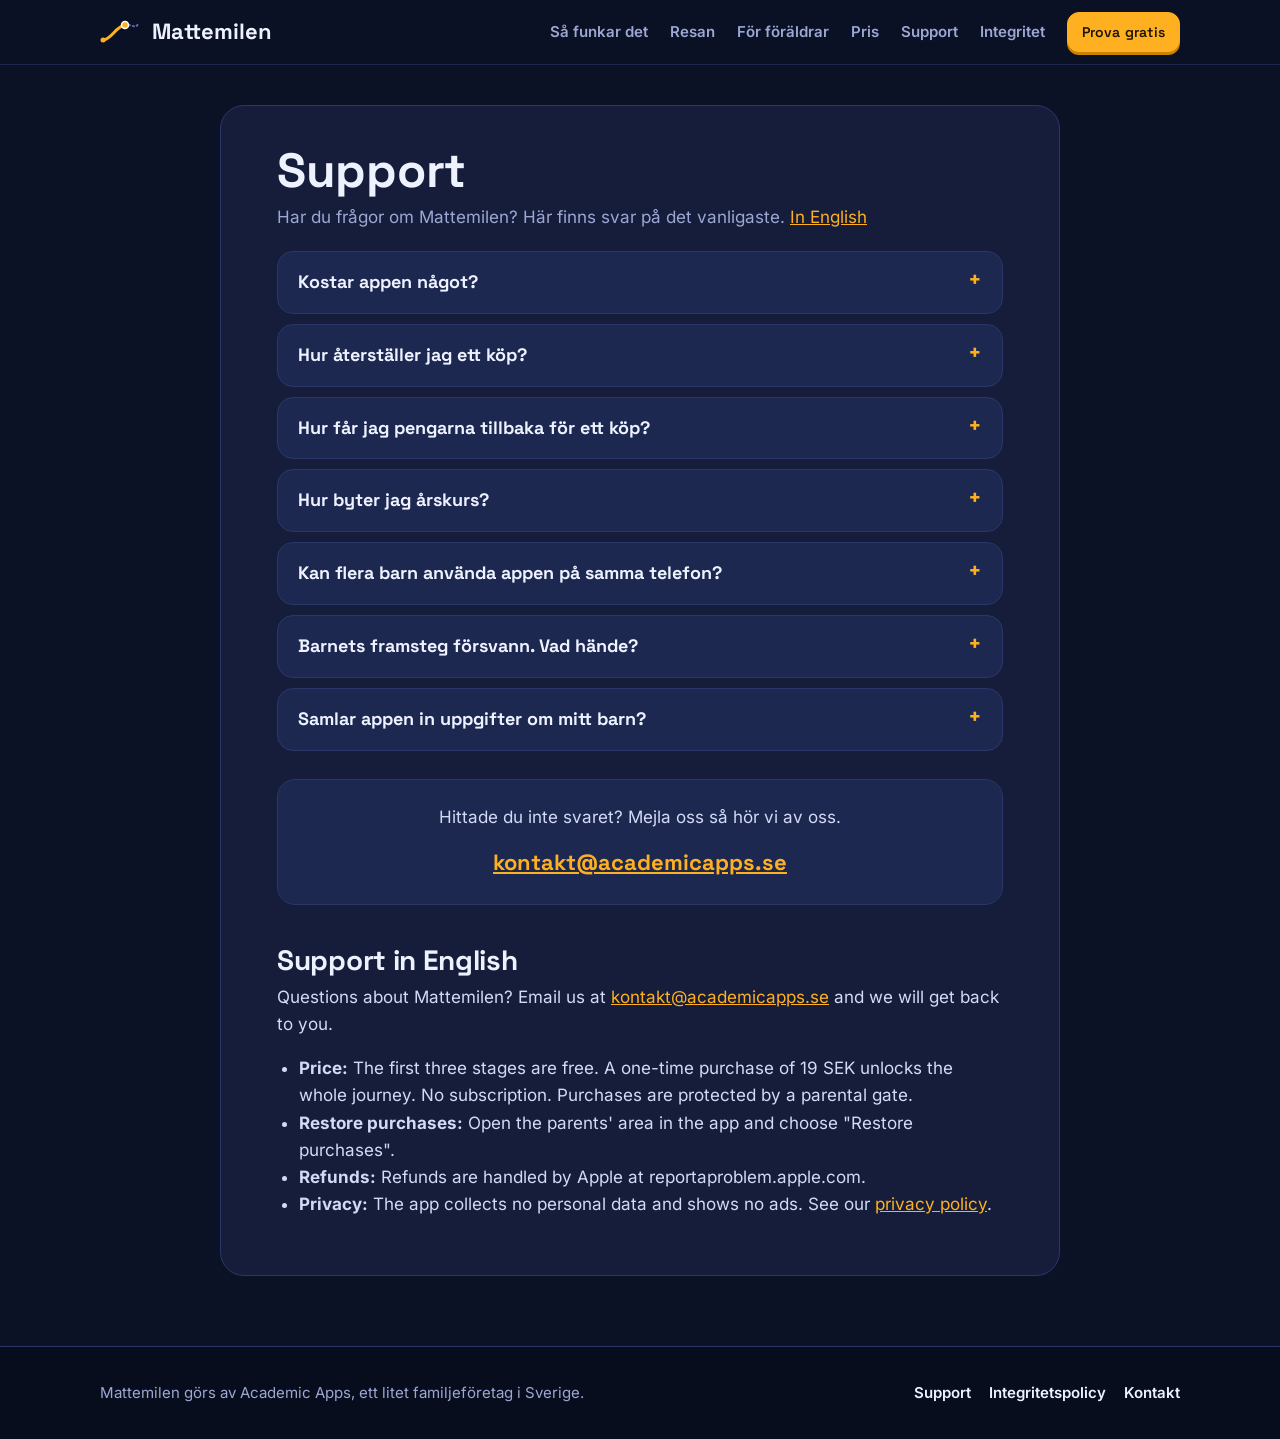
<file: support.html>
<!doctype html>
<html lang="sv">
<head>
  <meta charset="utf-8">
  <meta name="viewport" content="width=device-width, initial-scale=1">
  <title>Support – Mattemilen</title>
  <meta name="theme-color" content="#0C1226">
  <link rel="stylesheet" href="style.css">
</head>
<body>

<header class="top">
  <div class="wrap">
    <a class="logo" href="index.html" aria-label="Mattemilen, till startsidan">
      <svg viewBox="0 0 84 52" aria-hidden="true"><path d="M6 42 C 24 40, 30 16, 50 12" fill="none" stroke="#FFB020" stroke-width="6" stroke-linecap="round"/><path d="M50 12 C 62 9, 70 22, 78 8" fill="none" stroke="#5B6AA8" stroke-width="4" stroke-dasharray="2 6" stroke-linecap="round"/><circle cx="6" cy="42" r="5" fill="#FFB020"/><circle cx="50" cy="12" r="7" fill="#FFB020" stroke="#fff" stroke-width="3"/></svg>
      Mattemilen
    </a>
    <nav class="main">
      <a href="index.html#sa-funkar-det">Så funkar det</a>
      <a href="index.html#resan">Resan</a>
      <a href="index.html#foralder">För föräldrar</a>
      <a href="index.html#pris">Pris</a>
      <a href="support.html">Support</a>
      <a href="integritet.html">Integritet</a>
      <a class="btn go" href="index.html#pris">Prova gratis</a>
    </nav>
  </div>
</header>

<main class="wrap">
<div class="page">
  <h1>Support</h1>
  <p class="date">Har du frågor om Mattemilen? Här finns svar på det vanligaste. <a href="#english">In English</a></p>
  <div class="faq">
    <details><summary>Kostar appen något?</summary><p>De tre första etapperna är gratis. Ett engångsköp på 19 kr låser upp hela resan till Treriksröset, med alla stopp och märken. Ingen prenumeration. Köpet ligger bakom en förälderspärr så att barn inte kan handla på egen hand.</p></details>
    <details><summary>Hur återställer jag ett köp?</summary><p>Öppna föräldradelen i appen och välj "Återställ köp". Köpet är kopplat till ditt Apple-ID och följer med till andra enheter med samma Apple-ID. I App Store gäller köpet också hela familjen via Familjedelning.</p></details>
    <details><summary>Hur får jag pengarna tillbaka för ett köp?</summary><p>Återbetalningar hanteras av Apple. Gå till reportaproblem.apple.com och logga in med ditt Apple-ID.</p></details>
    <details><summary>Hur byter jag årskurs?</summary><p>Årskursen väljer ni när ni startar. Den kan ändras i föräldradelen, som ligger bakom förälderspärren.</p></details>
    <details><summary>Kan flera barn använda appen på samma telefon?</summary><p>I dag har appen en profil per enhet. Syskon med egna enheter kan använda samma köp via Familjedelning i App Store.</p></details>
    <details><summary>Barnets framsteg försvann. Vad hände?</summary><p>Framstegen sparas bara på enheten. Om appen tas bort eller enheten återställs försvinner de, eftersom vi inte sparar något utanför enheten.</p></details>
    <details><summary>Samlar appen in uppgifter om mitt barn?</summary><p>Nej. Appen samlar inte in, sparar eller delar några personuppgifter och har ingen reklam. Läs mer i vår <a href="integritet.html">integritetspolicy</a>.</p></details>
  </div>
  <div class="contact">
    <p>Hittade du inte svaret? Mejla oss så hör vi av oss.</p>
    <a href="mailto:kontakt@academicapps.se">kontakt@academicapps.se</a>
  </div>
  <h2 id="english">Support in English</h2>
  <p>Questions about Mattemilen? Email us at <a href="mailto:kontakt@academicapps.se">kontakt@academicapps.se</a> and we will get back to you.</p>
  <ul>
    <li><strong>Price:</strong> The first three stages are free. A one-time purchase of 19 SEK unlocks the whole journey. No subscription. Purchases are protected by a parental gate.</li>
    <li><strong>Restore purchases:</strong> Open the parents' area in the app and choose "Restore purchases".</li>
    <li><strong>Refunds:</strong> Refunds are handled by Apple at reportaproblem.apple.com.</li>
    <li><strong>Privacy:</strong> The app collects no personal data and shows no ads. See our <a href="integritet.html#english">privacy policy</a>.</li>
  </ul>
</div>
</main>

<footer>
  <div class="wrap">
    <div>Mattemilen görs av Academic Apps, ett litet familjeföretag i Sverige.</div>
    <div><a href="support.html">Support</a><a href="integritet.html">Integritetspolicy</a><a href="mailto:kontakt@academicapps.se">Kontakt</a></div>
  </div>
</footer>

</body>
</html>
</file>
<file: style.css>
/* Mattemilen – samma formspråk som i spelet: nattkörning, vägskyltar och gul vägmarkering. */
@font-face { font-family: "Inter"; font-style: normal; font-weight: 400 700; font-display: swap; src: url(inter.woff2) format("woff2"); }
@font-face { font-family: "Space Grotesk"; font-style: normal; font-weight: 500 700; font-display: swap; src: url(space-grotesk.woff2) format("woff2"); }

:root {
  --bg: #0C1226; --bg2: #0F1630; --card: #151D3B; --card2: #1D2850; --line: #2B3769;
  --ink: #EEF2FF; --mut: #9CA8D3;
  --sun: #FFB020; --sun-d: #C98300; --on-sun: #1B1300;
  --sign: #1D55C9; --ok: #34D399; --ok-bg: #0F3A30; --cyan: #22D3EE;
  --display: "Space Grotesk", "Segoe UI", system-ui, sans-serif;
  --body: "Inter", "Segoe UI", system-ui, -apple-system, sans-serif;
  color-scheme: dark;
}
* { box-sizing: border-box; }
html { scroll-behavior: smooth; scroll-padding-top: 76px; }
html, body { margin: 0; background: var(--bg); color: var(--ink); font-family: var(--body); font-size: 17px; line-height: 1.6; }
img { max-width: 100%; height: auto; display: block; }
a { color: var(--sun); }
h1, h2, h3, .display { font-family: var(--display); letter-spacing: -.3px; text-wrap: balance; }
h1 { font-size: clamp(40px, 6.4vw, 68px); line-height: 1.04; margin: 0; }
h2 { font-size: clamp(30px, 4.4vw, 44px); line-height: 1.1; margin: 0 0 14px; }
h3 { font-size: 21px; line-height: 1.25; margin: 0 0 6px; }
p { margin: 0 0 14px; }
.mut { color: var(--mut); }
.wrap { max-width: 1120px; margin: 0 auto; padding: 0 20px; }
.narrow { max-width: 760px; }
section { padding: 88px 0; position: relative; }
.alt { background: var(--bg2); border-top: 1px solid var(--line); border-bottom: 1px solid var(--line); }
.eyebrow { font-size: 13px; font-weight: 700; letter-spacing: 1.4px; text-transform: uppercase; color: var(--sun); margin-bottom: 12px; }
.lead { font-size: clamp(18px, 2.2vw, 21px); color: var(--mut); }
.center { text-align: center; }
.center .lead { margin-left: auto; margin-right: auto; max-width: 640px; }

/* vägskylt, precis som i spelet */
.sign { display: inline-block; background: var(--sign); color: #fff; border: 2px solid #fff; border-radius: 6px; padding: 2px 10px; font-family: var(--display); font-weight: 700; text-transform: uppercase; letter-spacing: .6px; font-size: 14px; line-height: 1.5; white-space: nowrap; }
.signs { display: inline-flex; align-items: center; gap: 10px; flex-wrap: wrap; }
.signs .arr { color: var(--mut); font-weight: 700; }

/* knappar */
.btn { display: inline-flex; align-items: center; justify-content: center; gap: 10px; padding: 14px 22px; border-radius: 12px; font-weight: 700; font-size: 16px; text-decoration: none; color: var(--ink); background: var(--card2); border: 1px solid var(--line); font-family: var(--display); letter-spacing: .2px; }
.btn.go { background: var(--sun); color: var(--on-sun); border-color: var(--sun); box-shadow: 0 4px 0 var(--sun-d); }
.btn.go:hover { transform: translateY(-1px); }
.btn small { display: block; font-family: var(--body); font-size: 11px; font-weight: 600; opacity: .75; letter-spacing: 0; line-height: 1.1; }
.btn .t { display: flex; flex-direction: column; align-items: flex-start; line-height: 1.15; }
.btn svg { width: 22px; height: 22px; flex: none; }
.btns { display: flex; flex-wrap: wrap; gap: 12px; }

/* sidhuvud */
header.top { position: sticky; top: 0; z-index: 20; background: rgba(12, 18, 38, .88); backdrop-filter: blur(10px); -webkit-backdrop-filter: blur(10px); border-bottom: 1px solid rgba(43, 55, 105, .6); }
header.top .wrap { display: flex; align-items: center; justify-content: space-between; gap: 16px; height: 64px; }
.logo { display: inline-flex; align-items: center; gap: 10px; color: var(--ink); text-decoration: none; font-family: var(--display); font-weight: 700; font-size: 22px; }
.logo svg { width: 42px; height: 26px; }
nav.main { display: flex; align-items: center; gap: 22px; }
nav.main a { color: var(--mut); text-decoration: none; font-weight: 600; font-size: 15px; }
nav.main a:hover { color: var(--ink); }
nav.main .btn { padding: 8px 14px; font-size: 14px; color: var(--on-sun); box-shadow: 0 3px 0 var(--sun-d); }
@media (max-width: 860px) { nav.main a:not(.btn) { display: none; } }

/* hero */
.hero { padding: 56px 0 0; overflow: hidden; background:
  radial-gradient(1200px 500px at 85% 10%, rgba(29, 85, 201, .35), transparent 60%),
  radial-gradient(800px 400px at 0% 100%, rgba(255, 176, 32, .10), transparent 60%), var(--bg); }
.hero .wrap { display: grid; grid-template-columns: 1.15fr .85fr; gap: 40px; align-items: center; }
.hero h1 .y { color: var(--sun); }
.hero .lead { margin: 18px 0 28px; max-width: 560px; }
.hero .fine { margin-top: 16px; font-size: 15px; color: var(--mut); }
.hero .fine b { color: var(--ink); }
.facts { display: flex; flex-wrap: wrap; gap: 10px; margin-top: 30px; }
.fact { background: var(--card); border: 1px solid var(--line); border-radius: 99px; padding: 7px 14px; font-weight: 700; font-size: 14px; }
.fact b { font-family: var(--display); color: var(--sun); }
.phone-stage { position: relative; display: flex; justify-content: center; padding-bottom: 40px; }
.phone-stage::before { content: ""; position: absolute; width: 380px; height: 380px; border-radius: 50%; background: radial-gradient(circle, rgba(255, 176, 32, .28), transparent 65%); top: 18%; }
.heroroad { height: 120px; margin-top: -10px; display: block; width: 100%; }

/* telefonram */
.phone { position: relative; width: 290px; max-width: 78vw; border-radius: 44px; padding: 10px; background: #050816; border: 1px solid #36427A; box-shadow: 0 30px 80px rgba(0, 0, 0, .55), inset 0 0 0 2px #1b2346; }
.phone img { border-radius: 34px; width: 100%; height: auto; }
.phone.sm { width: 240px; border-radius: 38px; }
.phone.sm img { border-radius: 29px; }
.phones { display: flex; gap: 24px; justify-content: center; flex-wrap: wrap; }
.phones figure { margin: 0; display: flex; flex-direction: column; align-items: center; gap: 14px; }
.phones figcaption { font-size: 14px; color: var(--mut); text-align: center; max-width: 240px; }

/* två kolumner */
.split { display: grid; grid-template-columns: 1fr 1fr; gap: 56px; align-items: center; }
.split.rev > :first-child { order: 2; }
@media (max-width: 860px) {
  .hero .wrap, .split { grid-template-columns: 1fr; gap: 40px; }
  .split.rev > :first-child { order: 0; }
  section { padding: 64px 0; }
}

/* berättelsen */
.story-img { border-radius: 20px; border: 1px solid var(--line); aspect-ratio: 16 / 10; object-fit: cover; width: 100%; box-shadow: 0 20px 60px rgba(0, 0, 0, .4); }
.story p { color: #D3DAF5; }
.sig { font-family: var(--display); font-weight: 700; color: var(--ink); margin-top: 22px; }
.sig span { display: block; font-family: var(--body); font-weight: 500; color: var(--mut); font-size: 15px; }

/* resetimmen */
.hour { display: grid; grid-template-columns: 2fr 1fr 1fr; gap: 8px; margin: 34px 0 14px; }
.seg { border-radius: 14px; padding: 18px 16px; min-height: 130px; display: flex; flex-direction: column; justify-content: space-between; border: 1px solid var(--line); background: var(--card); }
.seg .min { font-family: var(--display); font-weight: 700; font-size: 38px; line-height: 1; }
.seg .min small { font-size: 16px; color: var(--mut); margin-left: 4px; }
.seg b { font-size: 16px; } .seg span { display: block; font-size: 14px; color: var(--mut); line-height: 1.4; }
.seg.math { background: var(--sun); border-color: var(--sun); color: var(--on-sun); }
.seg.math .min small, .seg.math span { color: #4a3300; }
.seg.off { background: var(--ok-bg); border-color: var(--ok); }
.seg.off .min { color: var(--ok); }
.clock { display: flex; justify-content: space-between; font-size: 13px; color: var(--mut); font-variant-numeric: tabular-nums; padding: 0 2px; }
@media (max-width: 620px) { .hour { grid-template-columns: 1fr; } .seg { min-height: 0; flex-direction: row; align-items: center; gap: 16px; } .clock { display: none; } }

/* så fungerar det */
.steps { display: grid; grid-template-columns: repeat(3, 1fr); gap: 18px; margin-top: 40px; }
.step { background: var(--card); border: 1px solid var(--line); border-radius: 20px; padding: 22px; }
.step img { width: 88px; height: 88px; border-radius: 22px; margin-bottom: 16px; }
.step .n { font-family: var(--display); color: var(--sun); font-weight: 700; font-size: 14px; letter-spacing: 1px; }
.step p { color: var(--mut); margin: 0; font-size: 16px; }
@media (max-width: 860px) { .steps { grid-template-columns: 1fr; } }

/* resan: 50 stopp */
.road-strip { margin-top: 36px; position: relative; }
.stops { display: grid; grid-auto-flow: column; grid-auto-columns: 260px; gap: 16px; overflow-x: auto; scroll-snap-type: x mandatory; padding: 4px 20px 26px; scrollbar-width: thin; scrollbar-color: var(--line) transparent; }
.stop { scroll-snap-align: start; background: var(--card); border: 1px solid var(--line); border-radius: 18px; overflow: hidden; }
.stop img { aspect-ratio: 16 / 9; object-fit: cover; width: 100%; }
.stop .b { padding: 12px 14px 16px; }
.stop .km { font-size: 12px; color: var(--mut); font-weight: 700; letter-spacing: .5px; font-variant-numeric: tabular-nums; float: right; margin-top: 3px; }
.stop p { margin: 8px 0 0; font-size: 15px; color: #D3DAF5; line-height: 1.4; }
.roadline { height: 10px; margin: 0 20px; border-radius: 99px; background: #060A18; border: 1px solid var(--line); position: relative; overflow: hidden; }
.roadline i { position: absolute; inset: 0; background: repeating-linear-gradient(90deg, var(--sun) 0 14px, transparent 14px 22px); opacity: .9; }
.strip-hint { text-align: center; color: var(--mut); font-size: 14px; margin-top: 12px; }

/* räkna på det */
.calcs { display: grid; grid-template-columns: repeat(3, 1fr); gap: 18px; margin-top: 36px; }
.calc { background: var(--card); border: 1px solid var(--line); border-radius: 20px; overflow: hidden; display: flex; flex-direction: column; }
.calc img { aspect-ratio: 16 / 9; object-fit: cover; width: 100%; }
.calc .b { padding: 16px 18px 20px; display: flex; flex-direction: column; align-items: flex-start; gap: 12px; flex: 1; }
.calc .q { align-self: stretch; }
.calc .q { background: var(--card2); border-left: 3px solid var(--sun); border-radius: 4px 12px 12px 4px; padding: 12px 14px; font-size: 16px; flex: 1; }
.calc .q b { display: block; font-size: 11px; letter-spacing: 1px; text-transform: uppercase; color: var(--sun); margin-bottom: 4px; }
.calc details summary { display: inline-block; cursor: pointer; list-style: none; font-size: 14px; font-weight: 700; color: var(--on-sun); background: var(--sun); padding: 7px 16px; border-radius: 99px; font-family: var(--display); }
.calc details summary::-webkit-details-marker { display: none; }
.calc details[open] summary { background: var(--card2); color: var(--mut); }
.calc details p { margin: 10px 0 0; font-family: var(--display); font-weight: 700; font-size: 22px; color: var(--ok); }
@media (max-width: 860px) { .calcs { grid-template-columns: 1fr; } }

/* vad barnet lär sig */
.chips { display: flex; flex-wrap: wrap; gap: 8px; margin: 22px 0 28px; }
.chip { font-size: 14px; font-weight: 700; padding: 6px 12px; border-radius: 99px; color: var(--c, var(--sun)); background: color-mix(in srgb, var(--c, var(--sun)) 15%, transparent); border: 1px solid color-mix(in srgb, var(--c, var(--sun)) 35%, transparent); }
.feats { display: grid; grid-template-columns: 1fr 1fr; gap: 14px; }
.feat { background: var(--card); border: 1px solid var(--line); border-radius: 16px; padding: 16px; }
.feat b { display: block; font-family: var(--display); font-size: 17px; margin-bottom: 2px; }
.feat span { font-size: 15px; color: var(--mut); line-height: 1.45; display: block; }
@media (max-width: 560px) { .feats { grid-template-columns: 1fr; } }

/* förälder */
.proof { display: flex; gap: 16px; align-items: center; background: var(--ok-bg); border: 1px solid var(--ok); border-radius: 16px; padding: 16px 18px; margin: 22px 0; }
.proof img { width: 64px; height: 64px; border-radius: 16px; flex: none; }
.proof b { color: var(--ok); font-family: var(--display); font-size: 18px; display: block; }
.proof span { font-size: 15px; color: #B6F5DC; }
.goals { display: flex; gap: 8px; margin: 6px 0 20px; }
.goals span { font-family: var(--display); font-weight: 700; padding: 8px 16px; border-radius: 12px; background: var(--card2); border: 1px solid var(--line); }
.goals span.on { background: var(--sun); color: var(--on-sun); border-color: var(--sun); }

/* tryggt */
.safe { display: grid; grid-template-columns: repeat(5, 1fr); gap: 14px; margin-top: 36px; }
.safe div { background: var(--card); border: 1px solid var(--line); border-radius: 18px; padding: 20px 16px; text-align: center; }
.safe svg { width: 34px; height: 34px; color: var(--sun); margin: 0 auto 10px; display: block; }
.safe b { display: block; font-family: var(--display); font-size: 17px; line-height: 1.25; }
.safe span { display: block; font-size: 14px; color: var(--mut); margin-top: 4px; line-height: 1.4; }
@media (max-width: 960px) { .safe { grid-template-columns: repeat(2, 1fr); } }

/* pris */
.price { max-width: 620px; margin: 36px auto 0; background: linear-gradient(180deg, var(--card2), var(--card)); border: 2px solid var(--sun); border-radius: 26px; padding: 34px 30px; text-align: center; box-shadow: 0 0 0 6px rgba(255, 176, 32, .1); }
.price .amount { font-family: var(--display); font-size: 72px; font-weight: 700; line-height: 1; color: var(--sun); }
.price .amount small { font-size: 26px; color: var(--mut); }
.price .tag { display: inline-block; font-size: 12px; font-weight: 700; letter-spacing: 1px; text-transform: uppercase; background: var(--sun); color: var(--on-sun); border-radius: 99px; padding: 4px 12px; margin-bottom: 14px; }
.price ul { list-style: none; padding: 0; margin: 22px 0 26px; display: grid; gap: 8px; text-align: left; max-width: 380px; margin-left: auto; margin-right: auto; }
.price li { display: flex; gap: 10px; align-items: baseline; }
.price li::before { content: "✓"; color: var(--ok); font-weight: 700; }
.price .btns { justify-content: center; }

/* frågor */
.faq { max-width: 780px; margin: 30px auto 0; }
.faq details { background: var(--card); border: 1px solid var(--line); border-radius: 16px; padding: 16px 20px; margin: 10px 0; }
.faq summary { cursor: pointer; font-weight: 700; font-family: var(--display); font-size: 18px; list-style: none; display: flex; justify-content: space-between; gap: 12px; }
.faq summary::-webkit-details-marker { display: none; }
.faq summary::after { content: "+"; color: var(--sun); font-size: 22px; line-height: 1; }
.faq details[open] summary::after { content: "−"; }
.faq details p { margin: 10px 0 0; color: var(--mut); }

/* avslutning */
.final { text-align: center; padding: 100px 0 90px; background:
  linear-gradient(180deg, rgba(12, 18, 38, .55), rgba(12, 18, 38, .78) 55%, var(--bg) 96%), url(s49.jpg) center / cover no-repeat; }
.final h2 { font-size: clamp(34px, 5vw, 52px); }
.final .btns { justify-content: center; margin-top: 26px; }

/* sidfot */
footer { background: #080D1E; border-top: 1px solid var(--line); padding: 34px 0; font-size: 15px; color: var(--mut); }
footer .wrap { display: flex; flex-wrap: wrap; justify-content: space-between; gap: 16px; align-items: center; }
footer a { color: var(--ink); text-decoration: none; font-weight: 600; margin-left: 18px; }
footer a:first-child { margin-left: 0; }

/* textsidor (support och integritet) */
.page { background: var(--card); border: 1px solid var(--line); border-radius: 24px; padding: 40px clamp(20px, 5vw, 56px); margin: 40px auto 70px; max-width: 840px; }
.page h1 { font-size: clamp(34px, 5vw, 48px); margin-bottom: 8px; }
.page h2 { font-size: 28px; margin: 40px 0 8px; }
.page h3 { font-size: 19px; margin: 26px 0 4px; }
.page p, .page li { color: #D3DAF5; }
.page ul { padding-left: 22px; }
.page .date { color: var(--mut); }
.page .faq { margin: 20px 0 0; }
.page .faq details { background: var(--card2); }
.contact { background: var(--card2); border: 1px solid var(--line); border-radius: 18px; padding: 24px; text-align: center; margin-top: 28px; }
.contact a { font-family: var(--display); font-size: 22px; font-weight: 700; }
.langs a { font-weight: 700; margin-right: 16px; }

@media (prefers-reduced-motion: reduce) { html { scroll-behavior: auto; } }

/* urval av stopp */
.stops.five { grid-auto-flow: row; grid-template-columns: repeat(3, minmax(0, 1fr)); grid-auto-columns: auto; overflow: visible; max-width: 1120px; margin: 0 auto; padding: 4px 20px 0; }
.stop.more { display: flex; align-items: center; background: linear-gradient(160deg, var(--card2), var(--card)); border-style: dashed; }
.stop.more .big { font-family: var(--display); font-weight: 700; font-size: 34px; color: var(--sun); margin: 10px 0 0; line-height: 1.1; }
@media (max-width: 860px) { .stops.five { grid-template-columns: repeat(2, minmax(0, 1fr)); } }
@media (max-width: 560px) { .stops.five { grid-template-columns: 1fr; } }
</file>
